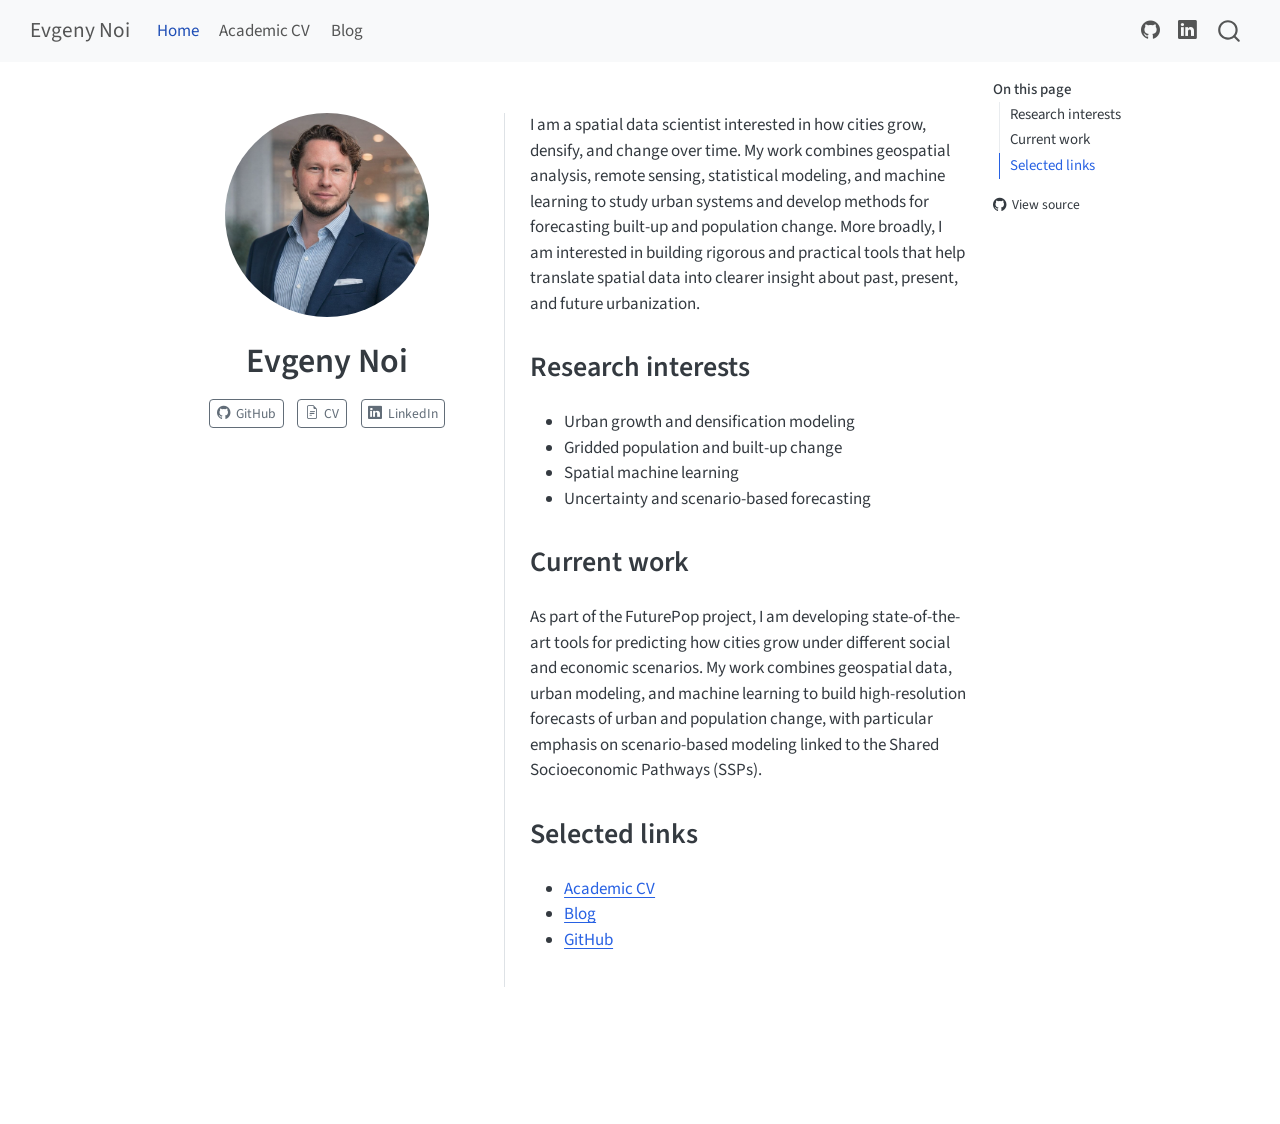
<file: index.html>
<!DOCTYPE html>
<html xmlns="http://www.w3.org/1999/xhtml" lang="en" xml:lang="en"><head>

<meta charset="utf-8">
<meta name="generator" content="quarto-1.9.36">

<meta name="viewport" content="width=device-width, initial-scale=1.0, user-scalable=yes">


<title>Evgeny Noi</title>
<style>
/* Default styles provided by pandoc.
** See https://pandoc.org/MANUAL.html#variables-for-html for config info.
*/
code{white-space: pre-wrap;}
span.smallcaps{font-variant: small-caps;}
div.columns{display: flex; gap: min(4vw, 1.5em);}
div.column{flex: auto; overflow-x: auto;}
div.hanging-indent{margin-left: 1.5em; text-indent: -1.5em;}
ul.task-list{list-style: none;}
ul.task-list li input[type="checkbox"] {
  width: 0.8em;
  margin: 0 0.8em 0.2em -1em; /* quarto-specific, see https://github.com/quarto-dev/quarto-cli/issues/4556 */ 
  vertical-align: middle;
}
</style>


<script src="site_libs/quarto-nav/quarto-nav.js"></script>
<script src="site_libs/quarto-nav/headroom.min.js"></script>
<script src="site_libs/clipboard/clipboard.min.js"></script>
<script src="site_libs/quarto-search/autocomplete.umd.js"></script>
<script src="site_libs/quarto-search/fuse.min.js"></script>
<script src="site_libs/quarto-search/quarto-search.js"></script>
<meta name="quarto:offset" content="./">
<script src="site_libs/quarto-html/quarto.js" type="module"></script>
<script src="site_libs/quarto-html/tabsets/tabsets.js" type="module"></script>
<script src="site_libs/quarto-html/popper.min.js"></script>
<script src="site_libs/quarto-html/tippy.umd.min.js"></script>
<link href="site_libs/quarto-html/tippy.css" rel="stylesheet">
<link href="site_libs/quarto-html/quarto-syntax-highlighting-845c23b38eaddc0f92fda52bfe77a8c8.css" rel="stylesheet" id="quarto-text-highlighting-styles">
<script src="site_libs/bootstrap/bootstrap.min.js"></script>
<link href="site_libs/bootstrap/bootstrap-icons.css" rel="stylesheet">
<link href="site_libs/bootstrap/bootstrap-be3771519f21acc1c5b6733774c6dcd8.min.css" rel="stylesheet" append-hash="true" id="quarto-bootstrap" data-mode="light">
<script id="quarto-search-options" type="application/json">{
  "location": "navbar",
  "copy-button": false,
  "collapse-after": 3,
  "panel-placement": "end",
  "type": "overlay",
  "limit": 50,
  "keyboard-shortcut": [
    "f",
    "/",
    "s"
  ],
  "language": {
    "search-no-results-text": "No results",
    "search-matching-documents-text": "matching documents",
    "search-copy-link-title": "Copy link to search",
    "search-hide-matches-text": "Hide additional matches",
    "search-more-match-text": "more match in this document",
    "search-more-matches-text": "more matches in this document",
    "search-clear-button-title": "Clear",
    "search-text-placeholder": "",
    "search-detached-cancel-button-title": "Cancel",
    "search-submit-button-title": "Submit",
    "search-label": "Search"
  }
}</script>


</head>

<body class="nav-fixed quarto-light">

<div id="quarto-search-results"></div>
  <header id="quarto-header" class="headroom fixed-top">
    <nav class="navbar navbar-expand-lg " data-bs-theme="dark">
      <div class="navbar-container container-fluid">
      <div class="navbar-brand-container mx-auto">
    <a class="navbar-brand" href="./index.html">
    <span class="navbar-title">Evgeny Noi</span>
    </a>
  </div>
            <div id="quarto-search" class="" title="Search"></div>
          <button class="navbar-toggler" type="button" data-bs-toggle="collapse" data-bs-target="#navbarCollapse" aria-controls="navbarCollapse" role="menu" aria-expanded="false" aria-label="Toggle navigation" onclick="if (window.quartoToggleHeadroom) { window.quartoToggleHeadroom(); }">
  <span class="navbar-toggler-icon"></span>
</button>
          <div class="collapse navbar-collapse" id="navbarCollapse">
            <ul class="navbar-nav navbar-nav-scroll me-auto">
  <li class="nav-item">
    <a class="nav-link active" href="./index.html" aria-current="page"> 
<span class="menu-text">Home</span></a>
  </li>  
  <li class="nav-item">
    <a class="nav-link" href="./cv.html"> 
<span class="menu-text">Academic CV</span></a>
  </li>  
  <li class="nav-item">
    <a class="nav-link" href="./blog.html"> 
<span class="menu-text">Blog</span></a>
  </li>  
</ul>
            <ul class="navbar-nav navbar-nav-scroll ms-auto">
  <li class="nav-item compact">
    <a class="nav-link" href="https://github.com/barguzin"> <i class="bi bi-github" role="img">
</i> 
<span class="menu-text"></span></a>
  </li>  
  <li class="nav-item compact">
    <a class="nav-link" href="https://www.linkedin.com/in/evgenynoi/"> <i class="bi bi-linkedin" role="img">
</i> 
<span class="menu-text"></span></a>
  </li>  
</ul>
          </div> <!-- /navcollapse -->
            <div class="quarto-navbar-tools">
</div>
      </div> <!-- /container-fluid -->
    </nav>
</header>
<!-- content -->
<div id="quarto-content" class="quarto-container page-columns page-rows-contents page-layout-article page-navbar">
<!-- sidebar -->
<!-- margin-sidebar -->
    <div id="quarto-margin-sidebar" class="sidebar margin-sidebar">
        <nav id="TOC" role="doc-toc" class="toc-active">
    <h2 id="toc-title">On this page</h2>
  <ul>
  <li><a href="#research-interests" id="toc-research-interests" class="nav-link active" data-scroll-target="#research-interests">Research interests</a></li>
  <li><a href="#current-work" id="toc-current-work" class="nav-link" data-scroll-target="#current-work">Current work</a></li>
  <li><a href="#selected-links" id="toc-selected-links" class="nav-link" data-scroll-target="#selected-links">Selected links</a></li>
  </ul>
<div class="toc-actions"><ul><li><a href="https://github.com/barguzin/barguzin.github.io/blob/main/index.qmd" class="toc-action"><i class="bi bi-github"></i>View source</a></li></ul></div></nav>
    </div>
<!-- main -->
<div class="quarto-about-trestles">
  <div class="about-entity">
    <img src="profile.png" class="about-image
  round " style="height: 12em; width: 12em;">
<header id="title-block-header" class="quarto-title-block default">
<div class="quarto-title">
<h1 class="title">Evgeny Noi</h1>
</div>
<div class="quarto-title-meta">
  </div>
</header>
    <div class="about-links">
  <a href="https://github.com/barguzin" class="about-link" rel="" target="">
    <i class="bi bi-github"></i>
     <span class="about-link-text">GitHub</span>
  </a>
  <a href="/cv.html" class="about-link" rel="" target="">
    <i class="bi bi-file-earmark-text"></i>
     <span class="about-link-text">CV</span>
  </a>
  <a href="https://www.linkedin.com/in/evgenynoi/" class="about-link" rel="" target="">
    <i class="bi bi-linkedin"></i>
     <span class="about-link-text">LinkedIn</span>
  </a>
</div>
  </div>
  <div class="about-contents"><main class="content" id="quarto-document-content">

<p>I am a spatial data scientist interested in how cities grow, densify, and change over time. My work combines geospatial analysis, remote sensing, statistical modeling, and machine learning to study urban systems and develop methods for forecasting built-up and population change. More broadly, I am interested in building rigorous and practical tools that help translate spatial data into clearer insight about past, present, and future urbanization.</p>
<section id="research-interests" class="level2">
<h2 data-anchor-id="research-interests">Research interests</h2>
<ul>
<li>Urban growth and densification modeling</li>
<li>Gridded population and built-up change</li>
<li>Spatial machine learning</li>
<li>Uncertainty and scenario-based forecasting</li>
</ul>
</section>
<section id="current-work" class="level2">
<h2 data-anchor-id="current-work">Current work</h2>
<p>As part of the FuturePop project, I am developing state-of-the-art tools for predicting how cities grow under different social and economic scenarios. My work combines geospatial data, urban modeling, and machine learning to build high-resolution forecasts of urban and population change, with particular emphasis on scenario-based modeling linked to the Shared Socioeconomic Pathways (SSPs).</p>
</section>
<section id="selected-links" class="level2">
<h2 data-anchor-id="selected-links">Selected links</h2>
<ul>
<li><a href="cv.html">Academic CV</a></li>
<li><a href="blog.html">Blog</a></li>
<li><a href="https://github.com/barguzin">GitHub</a></li>
</ul>


</section>
</main></div>
</div>
 <!-- /main -->
<script id="quarto-html-after-body" type="application/javascript">
  window.document.addEventListener("DOMContentLoaded", function (event) {
    const isCodeAnnotation = (el) => {
      for (const clz of el.classList) {
        if (clz.startsWith('code-annotation-')) {                     
          return true;
        }
      }
      return false;
    }
    const onCopySuccess = function(e) {
      // button target
      const button = e.trigger;
      // don't keep focus
      button.blur();
      // flash "checked"
      button.classList.add('code-copy-button-checked');
      var currentTitle = button.getAttribute("title");
      button.setAttribute("title", "Copied!");
      let tooltip;
      if (window.bootstrap) {
        button.setAttribute("data-bs-toggle", "tooltip");
        button.setAttribute("data-bs-placement", "left");
        button.setAttribute("data-bs-title", "Copied!");
        tooltip = new bootstrap.Tooltip(button, 
          { trigger: "manual", 
            customClass: "code-copy-button-tooltip",
            offset: [0, -8]});
        tooltip.show();    
      }
      setTimeout(function() {
        if (tooltip) {
          tooltip.hide();
          button.removeAttribute("data-bs-title");
          button.removeAttribute("data-bs-toggle");
          button.removeAttribute("data-bs-placement");
        }
        button.setAttribute("title", currentTitle);
        button.classList.remove('code-copy-button-checked');
      }, 1000);
      // clear code selection
      e.clearSelection();
    }
    const getTextToCopy = function(trigger) {
      const outerScaffold = trigger.parentElement.cloneNode(true);
      const codeEl = outerScaffold.querySelector('code');
      for (const childEl of codeEl.children) {
        if (isCodeAnnotation(childEl)) {
          childEl.remove();
        }
      }
      return codeEl.innerText;
    }
    const clipboard = new window.ClipboardJS('.code-copy-button:not([data-in-quarto-modal])', {
      text: getTextToCopy
    });
    clipboard.on('success', onCopySuccess);
    if (window.document.getElementById('quarto-embedded-source-code-modal')) {
      const clipboardModal = new window.ClipboardJS('.code-copy-button[data-in-quarto-modal]', {
        text: getTextToCopy,
        container: window.document.getElementById('quarto-embedded-source-code-modal')
      });
      clipboardModal.on('success', onCopySuccess);
    }
      var localhostRegex = new RegExp(/^(?:http|https):\/\/localhost\:?[0-9]*\//);
      var mailtoRegex = new RegExp(/^mailto:/);
        var filterRegex = new RegExp("https:\/\/barguzin\.github\.io");
      var isInternal = (href) => {
          return filterRegex.test(href) || localhostRegex.test(href) || mailtoRegex.test(href);
      }
      // Inspect non-navigation links and adorn them if external
     var links = window.document.querySelectorAll('a[href]:not(.nav-link):not(.navbar-brand):not(.toc-action):not(.sidebar-link):not(.sidebar-item-toggle):not(.pagination-link):not(.no-external):not([aria-hidden]):not(.dropdown-item):not(.quarto-navigation-tool):not(.about-link)');
      for (var i=0; i<links.length; i++) {
        const link = links[i];
        if (!isInternal(link.href)) {
          // undo the damage that might have been done by quarto-nav.js in the case of
          // links that we want to consider external
          if (link.dataset.originalHref !== undefined) {
            link.href = link.dataset.originalHref;
          }
        }
      }
    function tippyHover(el, contentFn, onTriggerFn, onUntriggerFn) {
      const config = {
        allowHTML: true,
        maxWidth: 500,
        delay: 100,
        arrow: false,
        appendTo: function(el) {
            return el.parentElement;
        },
        interactive: true,
        interactiveBorder: 10,
        theme: 'quarto',
        placement: 'bottom-start',
      };
      if (contentFn) {
        config.content = contentFn;
      }
      if (onTriggerFn) {
        config.onTrigger = onTriggerFn;
      }
      if (onUntriggerFn) {
        config.onUntrigger = onUntriggerFn;
      }
      window.tippy(el, config); 
    }
    const noterefs = window.document.querySelectorAll('a[role="doc-noteref"]');
    for (var i=0; i<noterefs.length; i++) {
      const ref = noterefs[i];
      tippyHover(ref, function() {
        // use id or data attribute instead here
        let href = ref.getAttribute('data-footnote-href') || ref.getAttribute('href');
        try { href = new URL(href).hash; } catch {}
        const id = href.replace(/^#\/?/, "");
        const note = window.document.getElementById(id);
        if (note) {
          return note.innerHTML;
        } else {
          return "";
        }
      });
    }
    const xrefs = window.document.querySelectorAll('a.quarto-xref');
    const processXRef = (id, note) => {
      // Strip column container classes
      const stripColumnClz = (el) => {
        el.classList.remove("page-full", "page-columns");
        if (el.children) {
          for (const child of el.children) {
            stripColumnClz(child);
          }
        }
      }
      stripColumnClz(note)
      if (id === null || id.startsWith('sec-')) {
        // Special case sections, only their first couple elements
        const container = document.createElement("div");
        if (note.children && note.children.length > 2) {
          container.appendChild(note.children[0].cloneNode(true));
          for (let i = 1; i < note.children.length; i++) {
            const child = note.children[i];
            if (child.tagName === "P" && child.innerText === "") {
              continue;
            } else {
              container.appendChild(child.cloneNode(true));
              break;
            }
          }
          if (window.Quarto?.typesetMath) {
            window.Quarto.typesetMath(container);
          }
          return container.innerHTML
        } else {
          if (window.Quarto?.typesetMath) {
            window.Quarto.typesetMath(note);
          }
          return note.innerHTML;
        }
      } else {
        // Remove any anchor links if they are present
        const anchorLink = note.querySelector('a.anchorjs-link');
        if (anchorLink) {
          anchorLink.remove();
        }
        if (window.Quarto?.typesetMath) {
          window.Quarto.typesetMath(note);
        }
        if (note.classList.contains("callout")) {
          return note.outerHTML;
        } else {
          return note.innerHTML;
        }
      }
    }
    for (var i=0; i<xrefs.length; i++) {
      const xref = xrefs[i];
      tippyHover(xref, undefined, function(instance) {
        instance.disable();
        let url = xref.getAttribute('href');
        let hash = undefined; 
        if (url.startsWith('#')) {
          hash = url;
        } else {
          try { hash = new URL(url).hash; } catch {}
        }
        if (hash) {
          const id = hash.replace(/^#\/?/, "");
          const note = window.document.getElementById(id);
          if (note !== null) {
            try {
              const html = processXRef(id, note.cloneNode(true));
              instance.setContent(html);
            } finally {
              instance.enable();
              instance.show();
            }
          } else {
            // See if we can fetch this
            fetch(url.split('#')[0])
            .then(res => res.text())
            .then(html => {
              const parser = new DOMParser();
              const htmlDoc = parser.parseFromString(html, "text/html");
              const note = htmlDoc.getElementById(id);
              if (note !== null) {
                const html = processXRef(id, note);
                instance.setContent(html);
              } 
            }).finally(() => {
              instance.enable();
              instance.show();
            });
          }
        } else {
          // See if we can fetch a full url (with no hash to target)
          // This is a special case and we should probably do some content thinning / targeting
          fetch(url)
          .then(res => res.text())
          .then(html => {
            const parser = new DOMParser();
            const htmlDoc = parser.parseFromString(html, "text/html");
            const note = htmlDoc.querySelector('main.content');
            if (note !== null) {
              // This should only happen for chapter cross references
              // (since there is no id in the URL)
              // remove the first header
              if (note.children.length > 0 && note.children[0].tagName === "HEADER") {
                note.children[0].remove();
              }
              const html = processXRef(null, note);
              instance.setContent(html);
            } 
          }).finally(() => {
            instance.enable();
            instance.show();
          });
        }
      }, function(instance) {
      });
    }
        let selectedAnnoteEl;
        const selectorForAnnotation = ( cell, annotation) => {
          let cellAttr = 'data-code-cell="' + cell + '"';
          let lineAttr = 'data-code-annotation="' +  annotation + '"';
          const selector = 'span[' + cellAttr + '][' + lineAttr + ']';
          return selector;
        }
        const selectCodeLines = (annoteEl) => {
          const doc = window.document;
          const targetCell = annoteEl.getAttribute("data-target-cell");
          const targetAnnotation = annoteEl.getAttribute("data-target-annotation");
          const annoteSpan = window.document.querySelector(selectorForAnnotation(targetCell, targetAnnotation));
          const lines = annoteSpan.getAttribute("data-code-lines").split(",");
          const lineIds = lines.map((line) => {
            return targetCell + "-" + line;
          })
          let top = null;
          let height = null;
          let parent = null;
          if (lineIds.length > 0) {
              //compute the position of the single el (top and bottom and make a div)
              const el = window.document.getElementById(lineIds[0]);
              top = el.offsetTop;
              height = el.offsetHeight;
              parent = el.parentElement.parentElement;
            if (lineIds.length > 1) {
              const lastEl = window.document.getElementById(lineIds[lineIds.length - 1]);
              const bottom = lastEl.offsetTop + lastEl.offsetHeight;
              height = bottom - top;
            }
            if (top !== null && height !== null && parent !== null) {
              // cook up a div (if necessary) and position it 
              let div = window.document.getElementById("code-annotation-line-highlight");
              if (div === null) {
                div = window.document.createElement("div");
                div.setAttribute("id", "code-annotation-line-highlight");
                div.style.position = 'absolute';
                parent.appendChild(div);
              }
              div.style.top = top - 2 + "px";
              div.style.height = height + 4 + "px";
              div.style.left = 0;
              let gutterDiv = window.document.getElementById("code-annotation-line-highlight-gutter");
              if (gutterDiv === null) {
                gutterDiv = window.document.createElement("div");
                gutterDiv.setAttribute("id", "code-annotation-line-highlight-gutter");
                gutterDiv.style.position = 'absolute';
                const codeCell = window.document.getElementById(targetCell);
                const gutter = codeCell.querySelector('.code-annotation-gutter');
                gutter.appendChild(gutterDiv);
              }
              gutterDiv.style.top = top - 2 + "px";
              gutterDiv.style.height = height + 4 + "px";
            }
            selectedAnnoteEl = annoteEl;
          }
        };
        const unselectCodeLines = () => {
          const elementsIds = ["code-annotation-line-highlight", "code-annotation-line-highlight-gutter"];
          elementsIds.forEach((elId) => {
            const div = window.document.getElementById(elId);
            if (div) {
              div.remove();
            }
          });
          selectedAnnoteEl = undefined;
        };
          // Handle positioning of the toggle
      window.addEventListener(
        "resize",
        throttle(() => {
          elRect = undefined;
          if (selectedAnnoteEl) {
            selectCodeLines(selectedAnnoteEl);
          }
        }, 10)
      );
      function throttle(fn, ms) {
      let throttle = false;
      let timer;
        return (...args) => {
          if(!throttle) { // first call gets through
              fn.apply(this, args);
              throttle = true;
          } else { // all the others get throttled
              if(timer) clearTimeout(timer); // cancel #2
              timer = setTimeout(() => {
                fn.apply(this, args);
                timer = throttle = false;
              }, ms);
          }
        };
      }
        // Attach click handler to the DT
        const annoteDls = window.document.querySelectorAll('dt[data-target-cell]');
        for (const annoteDlNode of annoteDls) {
          annoteDlNode.addEventListener('click', (event) => {
            const clickedEl = event.target;
            if (clickedEl !== selectedAnnoteEl) {
              unselectCodeLines();
              const activeEl = window.document.querySelector('dt[data-target-cell].code-annotation-active');
              if (activeEl) {
                activeEl.classList.remove('code-annotation-active');
              }
              selectCodeLines(clickedEl);
              clickedEl.classList.add('code-annotation-active');
            } else {
              // Unselect the line
              unselectCodeLines();
              clickedEl.classList.remove('code-annotation-active');
            }
          });
        }
    const findCites = (el) => {
      const parentEl = el.parentElement;
      if (parentEl) {
        const cites = parentEl.dataset.cites;
        if (cites) {
          return {
            el,
            cites: cites.split(' ')
          };
        } else {
          return findCites(el.parentElement)
        }
      } else {
        return undefined;
      }
    };
    var bibliorefs = window.document.querySelectorAll('a[role="doc-biblioref"]');
    for (var i=0; i<bibliorefs.length; i++) {
      const ref = bibliorefs[i];
      const citeInfo = findCites(ref);
      if (citeInfo) {
        tippyHover(citeInfo.el, function() {
          var popup = window.document.createElement('div');
          citeInfo.cites.forEach(function(cite) {
            var citeDiv = window.document.createElement('div');
            citeDiv.classList.add('hanging-indent');
            citeDiv.classList.add('csl-entry');
            var biblioDiv = window.document.getElementById('ref-' + cite);
            if (biblioDiv) {
              citeDiv.innerHTML = biblioDiv.innerHTML;
            }
            popup.appendChild(citeDiv);
          });
          return popup.innerHTML;
        });
      }
    }
  });
  </script>
</div> <!-- /content -->




<footer class="footer"><div class="nav-footer"><div class="nav-footer-center"><div class="toc-actions d-sm-block d-md-none"><ul><li><a href="https://github.com/barguzin/barguzin.github.io/blob/main/index.qmd" class="toc-action"><i class="bi bi-github"></i>View source</a></li></ul></div></div></div></footer></body></html>
</file>
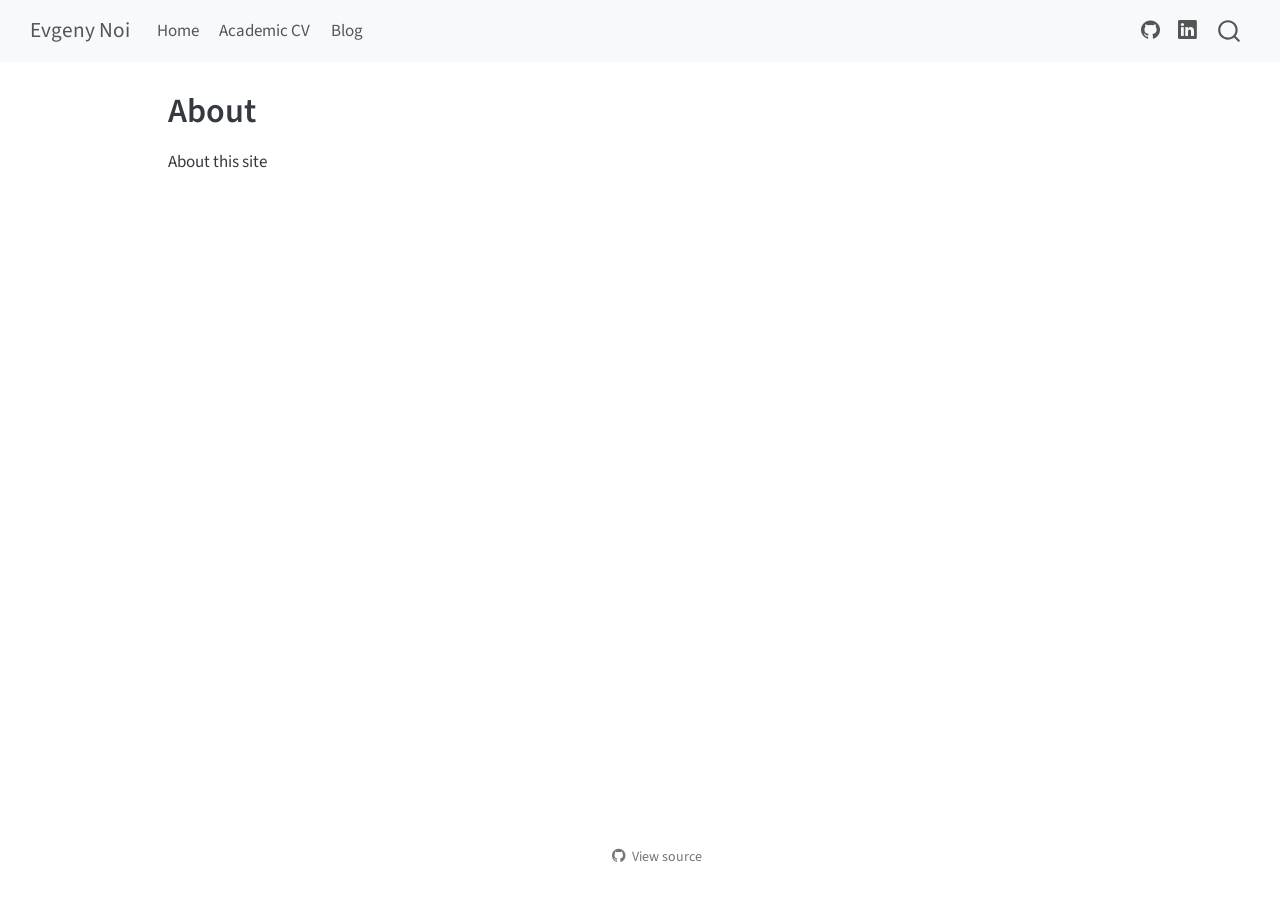
<file: about.html>
<!DOCTYPE html>
<html xmlns="http://www.w3.org/1999/xhtml" lang="en" xml:lang="en"><head>

<meta charset="utf-8">
<meta name="generator" content="quarto-1.9.36">

<meta name="viewport" content="width=device-width, initial-scale=1.0, user-scalable=yes">


<title>About – Evgeny Noi</title>
<style>
/* Default styles provided by pandoc.
** See https://pandoc.org/MANUAL.html#variables-for-html for config info.
*/
code{white-space: pre-wrap;}
span.smallcaps{font-variant: small-caps;}
div.columns{display: flex; gap: min(4vw, 1.5em);}
div.column{flex: auto; overflow-x: auto;}
div.hanging-indent{margin-left: 1.5em; text-indent: -1.5em;}
ul.task-list{list-style: none;}
ul.task-list li input[type="checkbox"] {
  width: 0.8em;
  margin: 0 0.8em 0.2em -1em; /* quarto-specific, see https://github.com/quarto-dev/quarto-cli/issues/4556 */ 
  vertical-align: middle;
}
</style>


<script src="site_libs/quarto-nav/quarto-nav.js"></script>
<script src="site_libs/quarto-nav/headroom.min.js"></script>
<script src="site_libs/clipboard/clipboard.min.js"></script>
<script src="site_libs/quarto-search/autocomplete.umd.js"></script>
<script src="site_libs/quarto-search/fuse.min.js"></script>
<script src="site_libs/quarto-search/quarto-search.js"></script>
<meta name="quarto:offset" content="./">
<script src="site_libs/quarto-html/quarto.js" type="module"></script>
<script src="site_libs/quarto-html/tabsets/tabsets.js" type="module"></script>
<script src="site_libs/quarto-html/popper.min.js"></script>
<script src="site_libs/quarto-html/tippy.umd.min.js"></script>
<script src="site_libs/quarto-html/anchor.min.js"></script>
<link href="site_libs/quarto-html/tippy.css" rel="stylesheet">
<link href="site_libs/quarto-html/quarto-syntax-highlighting-845c23b38eaddc0f92fda52bfe77a8c8.css" rel="stylesheet" id="quarto-text-highlighting-styles">
<script src="site_libs/bootstrap/bootstrap.min.js"></script>
<link href="site_libs/bootstrap/bootstrap-icons.css" rel="stylesheet">
<link href="site_libs/bootstrap/bootstrap-be3771519f21acc1c5b6733774c6dcd8.min.css" rel="stylesheet" append-hash="true" id="quarto-bootstrap" data-mode="light">
<script id="quarto-search-options" type="application/json">{
  "location": "navbar",
  "copy-button": false,
  "collapse-after": 3,
  "panel-placement": "end",
  "type": "overlay",
  "limit": 50,
  "keyboard-shortcut": [
    "f",
    "/",
    "s"
  ],
  "language": {
    "search-no-results-text": "No results",
    "search-matching-documents-text": "matching documents",
    "search-copy-link-title": "Copy link to search",
    "search-hide-matches-text": "Hide additional matches",
    "search-more-match-text": "more match in this document",
    "search-more-matches-text": "more matches in this document",
    "search-clear-button-title": "Clear",
    "search-text-placeholder": "",
    "search-detached-cancel-button-title": "Cancel",
    "search-submit-button-title": "Submit",
    "search-label": "Search"
  }
}</script>


</head>

<body class="nav-fixed quarto-light">

<div id="quarto-search-results"></div>
  <header id="quarto-header" class="headroom fixed-top">
    <nav class="navbar navbar-expand-lg " data-bs-theme="dark">
      <div class="navbar-container container-fluid">
      <div class="navbar-brand-container mx-auto">
    <a class="navbar-brand" href="./index.html">
    <span class="navbar-title">Evgeny Noi</span>
    </a>
  </div>
            <div id="quarto-search" class="" title="Search"></div>
          <button class="navbar-toggler" type="button" data-bs-toggle="collapse" data-bs-target="#navbarCollapse" aria-controls="navbarCollapse" role="menu" aria-expanded="false" aria-label="Toggle navigation" onclick="if (window.quartoToggleHeadroom) { window.quartoToggleHeadroom(); }">
  <span class="navbar-toggler-icon"></span>
</button>
          <div class="collapse navbar-collapse" id="navbarCollapse">
            <ul class="navbar-nav navbar-nav-scroll me-auto">
  <li class="nav-item">
    <a class="nav-link" href="./index.html"> 
<span class="menu-text">Home</span></a>
  </li>  
  <li class="nav-item">
    <a class="nav-link" href="./cv.html"> 
<span class="menu-text">Academic CV</span></a>
  </li>  
  <li class="nav-item">
    <a class="nav-link" href="./blog.html"> 
<span class="menu-text">Blog</span></a>
  </li>  
</ul>
            <ul class="navbar-nav navbar-nav-scroll ms-auto">
  <li class="nav-item compact">
    <a class="nav-link" href="https://github.com/barguzin"> <i class="bi bi-github" role="img">
</i> 
<span class="menu-text"></span></a>
  </li>  
  <li class="nav-item compact">
    <a class="nav-link" href="https://www.linkedin.com/in/evgenynoi/"> <i class="bi bi-linkedin" role="img">
</i> 
<span class="menu-text"></span></a>
  </li>  
</ul>
          </div> <!-- /navcollapse -->
            <div class="quarto-navbar-tools">
</div>
      </div> <!-- /container-fluid -->
    </nav>
</header>
<!-- content -->
<div id="quarto-content" class="quarto-container page-columns page-rows-contents page-layout-article page-navbar">
<!-- sidebar -->
<!-- margin-sidebar -->
    <div id="quarto-margin-sidebar" class="sidebar margin-sidebar zindex-bottom">
        
    </div>
<!-- main -->
<main class="content" id="quarto-document-content">

<header id="title-block-header" class="quarto-title-block default">
<div class="quarto-title">
<h1 class="title">About</h1>
</div>



<div class="quarto-title-meta">

    
  
    
  </div>
  


</header>


<p>About this site</p>



</main> <!-- /main -->
<script id="quarto-html-after-body" type="application/javascript">
  window.document.addEventListener("DOMContentLoaded", function (event) {
    const icon = "";
    const anchorJS = new window.AnchorJS();
    anchorJS.options = {
      placement: 'right',
      icon: icon
    };
    anchorJS.add('.anchored');
    const isCodeAnnotation = (el) => {
      for (const clz of el.classList) {
        if (clz.startsWith('code-annotation-')) {                     
          return true;
        }
      }
      return false;
    }
    const onCopySuccess = function(e) {
      // button target
      const button = e.trigger;
      // don't keep focus
      button.blur();
      // flash "checked"
      button.classList.add('code-copy-button-checked');
      var currentTitle = button.getAttribute("title");
      button.setAttribute("title", "Copied!");
      let tooltip;
      if (window.bootstrap) {
        button.setAttribute("data-bs-toggle", "tooltip");
        button.setAttribute("data-bs-placement", "left");
        button.setAttribute("data-bs-title", "Copied!");
        tooltip = new bootstrap.Tooltip(button, 
          { trigger: "manual", 
            customClass: "code-copy-button-tooltip",
            offset: [0, -8]});
        tooltip.show();    
      }
      setTimeout(function() {
        if (tooltip) {
          tooltip.hide();
          button.removeAttribute("data-bs-title");
          button.removeAttribute("data-bs-toggle");
          button.removeAttribute("data-bs-placement");
        }
        button.setAttribute("title", currentTitle);
        button.classList.remove('code-copy-button-checked');
      }, 1000);
      // clear code selection
      e.clearSelection();
    }
    const getTextToCopy = function(trigger) {
      const outerScaffold = trigger.parentElement.cloneNode(true);
      const codeEl = outerScaffold.querySelector('code');
      for (const childEl of codeEl.children) {
        if (isCodeAnnotation(childEl)) {
          childEl.remove();
        }
      }
      return codeEl.innerText;
    }
    const clipboard = new window.ClipboardJS('.code-copy-button:not([data-in-quarto-modal])', {
      text: getTextToCopy
    });
    clipboard.on('success', onCopySuccess);
    if (window.document.getElementById('quarto-embedded-source-code-modal')) {
      const clipboardModal = new window.ClipboardJS('.code-copy-button[data-in-quarto-modal]', {
        text: getTextToCopy,
        container: window.document.getElementById('quarto-embedded-source-code-modal')
      });
      clipboardModal.on('success', onCopySuccess);
    }
      var localhostRegex = new RegExp(/^(?:http|https):\/\/localhost\:?[0-9]*\//);
      var mailtoRegex = new RegExp(/^mailto:/);
        var filterRegex = new RegExp("https:\/\/barguzin\.github\.io");
      var isInternal = (href) => {
          return filterRegex.test(href) || localhostRegex.test(href) || mailtoRegex.test(href);
      }
      // Inspect non-navigation links and adorn them if external
     var links = window.document.querySelectorAll('a[href]:not(.nav-link):not(.navbar-brand):not(.toc-action):not(.sidebar-link):not(.sidebar-item-toggle):not(.pagination-link):not(.no-external):not([aria-hidden]):not(.dropdown-item):not(.quarto-navigation-tool):not(.about-link)');
      for (var i=0; i<links.length; i++) {
        const link = links[i];
        if (!isInternal(link.href)) {
          // undo the damage that might have been done by quarto-nav.js in the case of
          // links that we want to consider external
          if (link.dataset.originalHref !== undefined) {
            link.href = link.dataset.originalHref;
          }
        }
      }
    function tippyHover(el, contentFn, onTriggerFn, onUntriggerFn) {
      const config = {
        allowHTML: true,
        maxWidth: 500,
        delay: 100,
        arrow: false,
        appendTo: function(el) {
            return el.parentElement;
        },
        interactive: true,
        interactiveBorder: 10,
        theme: 'quarto',
        placement: 'bottom-start',
      };
      if (contentFn) {
        config.content = contentFn;
      }
      if (onTriggerFn) {
        config.onTrigger = onTriggerFn;
      }
      if (onUntriggerFn) {
        config.onUntrigger = onUntriggerFn;
      }
      window.tippy(el, config); 
    }
    const noterefs = window.document.querySelectorAll('a[role="doc-noteref"]');
    for (var i=0; i<noterefs.length; i++) {
      const ref = noterefs[i];
      tippyHover(ref, function() {
        // use id or data attribute instead here
        let href = ref.getAttribute('data-footnote-href') || ref.getAttribute('href');
        try { href = new URL(href).hash; } catch {}
        const id = href.replace(/^#\/?/, "");
        const note = window.document.getElementById(id);
        if (note) {
          return note.innerHTML;
        } else {
          return "";
        }
      });
    }
    const xrefs = window.document.querySelectorAll('a.quarto-xref');
    const processXRef = (id, note) => {
      // Strip column container classes
      const stripColumnClz = (el) => {
        el.classList.remove("page-full", "page-columns");
        if (el.children) {
          for (const child of el.children) {
            stripColumnClz(child);
          }
        }
      }
      stripColumnClz(note)
      if (id === null || id.startsWith('sec-')) {
        // Special case sections, only their first couple elements
        const container = document.createElement("div");
        if (note.children && note.children.length > 2) {
          container.appendChild(note.children[0].cloneNode(true));
          for (let i = 1; i < note.children.length; i++) {
            const child = note.children[i];
            if (child.tagName === "P" && child.innerText === "") {
              continue;
            } else {
              container.appendChild(child.cloneNode(true));
              break;
            }
          }
          if (window.Quarto?.typesetMath) {
            window.Quarto.typesetMath(container);
          }
          return container.innerHTML
        } else {
          if (window.Quarto?.typesetMath) {
            window.Quarto.typesetMath(note);
          }
          return note.innerHTML;
        }
      } else {
        // Remove any anchor links if they are present
        const anchorLink = note.querySelector('a.anchorjs-link');
        if (anchorLink) {
          anchorLink.remove();
        }
        if (window.Quarto?.typesetMath) {
          window.Quarto.typesetMath(note);
        }
        if (note.classList.contains("callout")) {
          return note.outerHTML;
        } else {
          return note.innerHTML;
        }
      }
    }
    for (var i=0; i<xrefs.length; i++) {
      const xref = xrefs[i];
      tippyHover(xref, undefined, function(instance) {
        instance.disable();
        let url = xref.getAttribute('href');
        let hash = undefined; 
        if (url.startsWith('#')) {
          hash = url;
        } else {
          try { hash = new URL(url).hash; } catch {}
        }
        if (hash) {
          const id = hash.replace(/^#\/?/, "");
          const note = window.document.getElementById(id);
          if (note !== null) {
            try {
              const html = processXRef(id, note.cloneNode(true));
              instance.setContent(html);
            } finally {
              instance.enable();
              instance.show();
            }
          } else {
            // See if we can fetch this
            fetch(url.split('#')[0])
            .then(res => res.text())
            .then(html => {
              const parser = new DOMParser();
              const htmlDoc = parser.parseFromString(html, "text/html");
              const note = htmlDoc.getElementById(id);
              if (note !== null) {
                const html = processXRef(id, note);
                instance.setContent(html);
              } 
            }).finally(() => {
              instance.enable();
              instance.show();
            });
          }
        } else {
          // See if we can fetch a full url (with no hash to target)
          // This is a special case and we should probably do some content thinning / targeting
          fetch(url)
          .then(res => res.text())
          .then(html => {
            const parser = new DOMParser();
            const htmlDoc = parser.parseFromString(html, "text/html");
            const note = htmlDoc.querySelector('main.content');
            if (note !== null) {
              // This should only happen for chapter cross references
              // (since there is no id in the URL)
              // remove the first header
              if (note.children.length > 0 && note.children[0].tagName === "HEADER") {
                note.children[0].remove();
              }
              const html = processXRef(null, note);
              instance.setContent(html);
            } 
          }).finally(() => {
            instance.enable();
            instance.show();
          });
        }
      }, function(instance) {
      });
    }
        let selectedAnnoteEl;
        const selectorForAnnotation = ( cell, annotation) => {
          let cellAttr = 'data-code-cell="' + cell + '"';
          let lineAttr = 'data-code-annotation="' +  annotation + '"';
          const selector = 'span[' + cellAttr + '][' + lineAttr + ']';
          return selector;
        }
        const selectCodeLines = (annoteEl) => {
          const doc = window.document;
          const targetCell = annoteEl.getAttribute("data-target-cell");
          const targetAnnotation = annoteEl.getAttribute("data-target-annotation");
          const annoteSpan = window.document.querySelector(selectorForAnnotation(targetCell, targetAnnotation));
          const lines = annoteSpan.getAttribute("data-code-lines").split(",");
          const lineIds = lines.map((line) => {
            return targetCell + "-" + line;
          })
          let top = null;
          let height = null;
          let parent = null;
          if (lineIds.length > 0) {
              //compute the position of the single el (top and bottom and make a div)
              const el = window.document.getElementById(lineIds[0]);
              top = el.offsetTop;
              height = el.offsetHeight;
              parent = el.parentElement.parentElement;
            if (lineIds.length > 1) {
              const lastEl = window.document.getElementById(lineIds[lineIds.length - 1]);
              const bottom = lastEl.offsetTop + lastEl.offsetHeight;
              height = bottom - top;
            }
            if (top !== null && height !== null && parent !== null) {
              // cook up a div (if necessary) and position it 
              let div = window.document.getElementById("code-annotation-line-highlight");
              if (div === null) {
                div = window.document.createElement("div");
                div.setAttribute("id", "code-annotation-line-highlight");
                div.style.position = 'absolute';
                parent.appendChild(div);
              }
              div.style.top = top - 2 + "px";
              div.style.height = height + 4 + "px";
              div.style.left = 0;
              let gutterDiv = window.document.getElementById("code-annotation-line-highlight-gutter");
              if (gutterDiv === null) {
                gutterDiv = window.document.createElement("div");
                gutterDiv.setAttribute("id", "code-annotation-line-highlight-gutter");
                gutterDiv.style.position = 'absolute';
                const codeCell = window.document.getElementById(targetCell);
                const gutter = codeCell.querySelector('.code-annotation-gutter');
                gutter.appendChild(gutterDiv);
              }
              gutterDiv.style.top = top - 2 + "px";
              gutterDiv.style.height = height + 4 + "px";
            }
            selectedAnnoteEl = annoteEl;
          }
        };
        const unselectCodeLines = () => {
          const elementsIds = ["code-annotation-line-highlight", "code-annotation-line-highlight-gutter"];
          elementsIds.forEach((elId) => {
            const div = window.document.getElementById(elId);
            if (div) {
              div.remove();
            }
          });
          selectedAnnoteEl = undefined;
        };
          // Handle positioning of the toggle
      window.addEventListener(
        "resize",
        throttle(() => {
          elRect = undefined;
          if (selectedAnnoteEl) {
            selectCodeLines(selectedAnnoteEl);
          }
        }, 10)
      );
      function throttle(fn, ms) {
      let throttle = false;
      let timer;
        return (...args) => {
          if(!throttle) { // first call gets through
              fn.apply(this, args);
              throttle = true;
          } else { // all the others get throttled
              if(timer) clearTimeout(timer); // cancel #2
              timer = setTimeout(() => {
                fn.apply(this, args);
                timer = throttle = false;
              }, ms);
          }
        };
      }
        // Attach click handler to the DT
        const annoteDls = window.document.querySelectorAll('dt[data-target-cell]');
        for (const annoteDlNode of annoteDls) {
          annoteDlNode.addEventListener('click', (event) => {
            const clickedEl = event.target;
            if (clickedEl !== selectedAnnoteEl) {
              unselectCodeLines();
              const activeEl = window.document.querySelector('dt[data-target-cell].code-annotation-active');
              if (activeEl) {
                activeEl.classList.remove('code-annotation-active');
              }
              selectCodeLines(clickedEl);
              clickedEl.classList.add('code-annotation-active');
            } else {
              // Unselect the line
              unselectCodeLines();
              clickedEl.classList.remove('code-annotation-active');
            }
          });
        }
    const findCites = (el) => {
      const parentEl = el.parentElement;
      if (parentEl) {
        const cites = parentEl.dataset.cites;
        if (cites) {
          return {
            el,
            cites: cites.split(' ')
          };
        } else {
          return findCites(el.parentElement)
        }
      } else {
        return undefined;
      }
    };
    var bibliorefs = window.document.querySelectorAll('a[role="doc-biblioref"]');
    for (var i=0; i<bibliorefs.length; i++) {
      const ref = bibliorefs[i];
      const citeInfo = findCites(ref);
      if (citeInfo) {
        tippyHover(citeInfo.el, function() {
          var popup = window.document.createElement('div');
          citeInfo.cites.forEach(function(cite) {
            var citeDiv = window.document.createElement('div');
            citeDiv.classList.add('hanging-indent');
            citeDiv.classList.add('csl-entry');
            var biblioDiv = window.document.getElementById('ref-' + cite);
            if (biblioDiv) {
              citeDiv.innerHTML = biblioDiv.innerHTML;
            }
            popup.appendChild(citeDiv);
          });
          return popup.innerHTML;
        });
      }
    }
  });
  </script>
</div> <!-- /content -->




<footer class="footer"><div class="nav-footer"><div class="nav-footer-center"><div class="toc-actions"><ul><li><a href="https://github.com/barguzin/barguzin.github.io/blob/main/about.qmd" class="toc-action"><i class="bi bi-github"></i>View source</a></li></ul></div></div></div></footer></body></html>
</file>
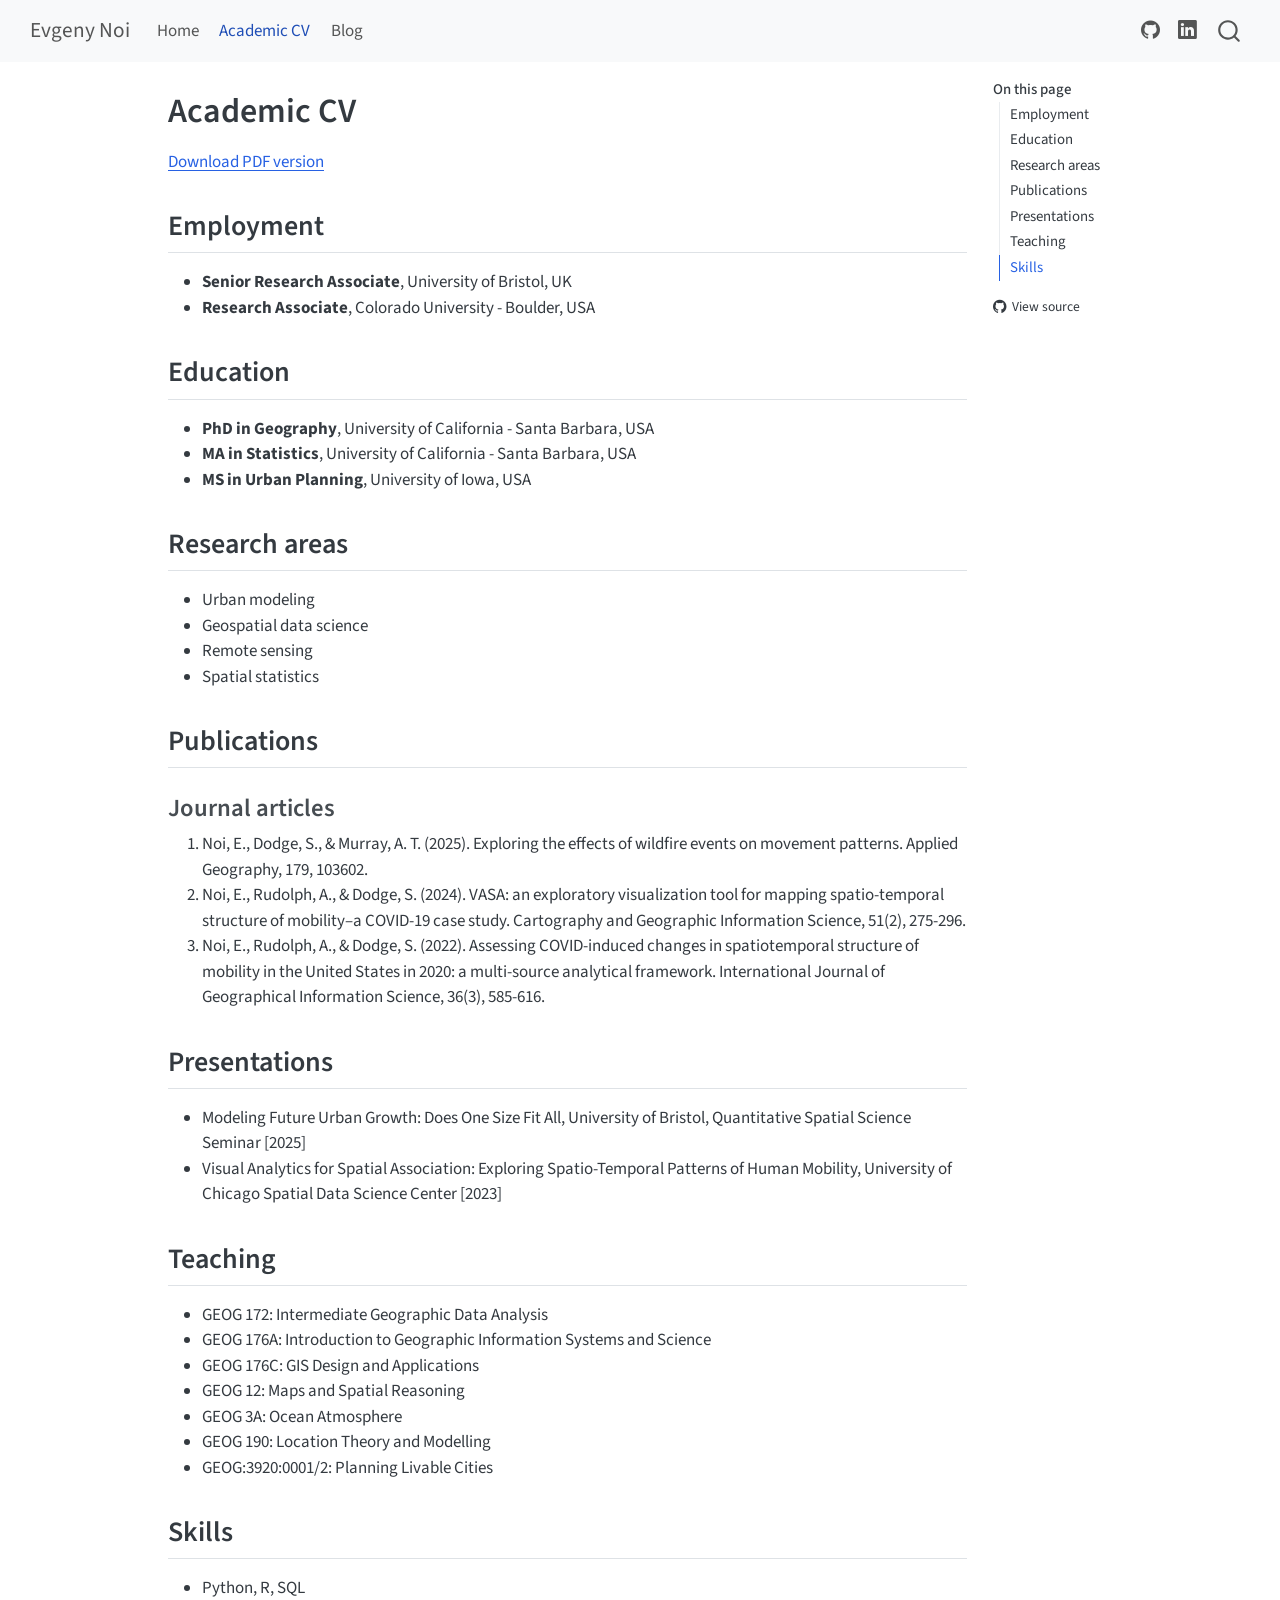
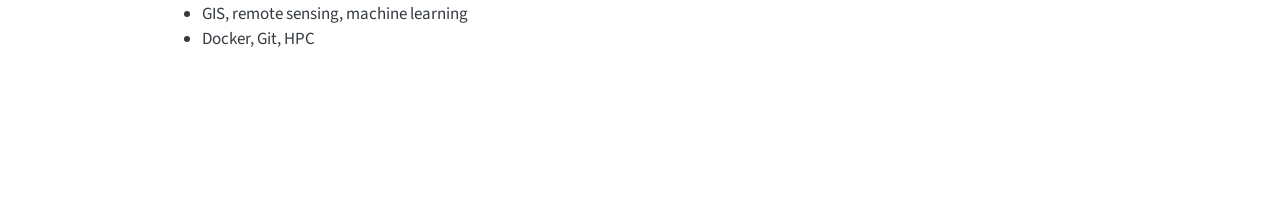
<file: cv.html>
<!DOCTYPE html>
<html xmlns="http://www.w3.org/1999/xhtml" lang="en" xml:lang="en"><head>

<meta charset="utf-8">
<meta name="generator" content="quarto-1.9.36">

<meta name="viewport" content="width=device-width, initial-scale=1.0, user-scalable=yes">


<title>Academic CV – Evgeny Noi</title>
<style>
/* Default styles provided by pandoc.
** See https://pandoc.org/MANUAL.html#variables-for-html for config info.
*/
code{white-space: pre-wrap;}
span.smallcaps{font-variant: small-caps;}
div.columns{display: flex; gap: min(4vw, 1.5em);}
div.column{flex: auto; overflow-x: auto;}
div.hanging-indent{margin-left: 1.5em; text-indent: -1.5em;}
ul.task-list{list-style: none;}
ul.task-list li input[type="checkbox"] {
  width: 0.8em;
  margin: 0 0.8em 0.2em -1em; /* quarto-specific, see https://github.com/quarto-dev/quarto-cli/issues/4556 */ 
  vertical-align: middle;
}
</style>


<script src="site_libs/quarto-nav/quarto-nav.js"></script>
<script src="site_libs/quarto-nav/headroom.min.js"></script>
<script src="site_libs/clipboard/clipboard.min.js"></script>
<script src="site_libs/quarto-search/autocomplete.umd.js"></script>
<script src="site_libs/quarto-search/fuse.min.js"></script>
<script src="site_libs/quarto-search/quarto-search.js"></script>
<meta name="quarto:offset" content="./">
<script src="site_libs/quarto-html/quarto.js" type="module"></script>
<script src="site_libs/quarto-html/tabsets/tabsets.js" type="module"></script>
<script src="site_libs/quarto-html/popper.min.js"></script>
<script src="site_libs/quarto-html/tippy.umd.min.js"></script>
<script src="site_libs/quarto-html/anchor.min.js"></script>
<link href="site_libs/quarto-html/tippy.css" rel="stylesheet">
<link href="site_libs/quarto-html/quarto-syntax-highlighting-845c23b38eaddc0f92fda52bfe77a8c8.css" rel="stylesheet" id="quarto-text-highlighting-styles">
<script src="site_libs/bootstrap/bootstrap.min.js"></script>
<link href="site_libs/bootstrap/bootstrap-icons.css" rel="stylesheet">
<link href="site_libs/bootstrap/bootstrap-be3771519f21acc1c5b6733774c6dcd8.min.css" rel="stylesheet" append-hash="true" id="quarto-bootstrap" data-mode="light">
<script id="quarto-search-options" type="application/json">{
  "location": "navbar",
  "copy-button": false,
  "collapse-after": 3,
  "panel-placement": "end",
  "type": "overlay",
  "limit": 50,
  "keyboard-shortcut": [
    "f",
    "/",
    "s"
  ],
  "language": {
    "search-no-results-text": "No results",
    "search-matching-documents-text": "matching documents",
    "search-copy-link-title": "Copy link to search",
    "search-hide-matches-text": "Hide additional matches",
    "search-more-match-text": "more match in this document",
    "search-more-matches-text": "more matches in this document",
    "search-clear-button-title": "Clear",
    "search-text-placeholder": "",
    "search-detached-cancel-button-title": "Cancel",
    "search-submit-button-title": "Submit",
    "search-label": "Search"
  }
}</script>


</head>

<body class="nav-fixed quarto-light">

<div id="quarto-search-results"></div>
  <header id="quarto-header" class="headroom fixed-top">
    <nav class="navbar navbar-expand-lg " data-bs-theme="dark">
      <div class="navbar-container container-fluid">
      <div class="navbar-brand-container mx-auto">
    <a class="navbar-brand" href="./index.html">
    <span class="navbar-title">Evgeny Noi</span>
    </a>
  </div>
            <div id="quarto-search" class="" title="Search"></div>
          <button class="navbar-toggler" type="button" data-bs-toggle="collapse" data-bs-target="#navbarCollapse" aria-controls="navbarCollapse" role="menu" aria-expanded="false" aria-label="Toggle navigation" onclick="if (window.quartoToggleHeadroom) { window.quartoToggleHeadroom(); }">
  <span class="navbar-toggler-icon"></span>
</button>
          <div class="collapse navbar-collapse" id="navbarCollapse">
            <ul class="navbar-nav navbar-nav-scroll me-auto">
  <li class="nav-item">
    <a class="nav-link" href="./index.html"> 
<span class="menu-text">Home</span></a>
  </li>  
  <li class="nav-item">
    <a class="nav-link active" href="./cv.html" aria-current="page"> 
<span class="menu-text">Academic CV</span></a>
  </li>  
  <li class="nav-item">
    <a class="nav-link" href="./blog.html"> 
<span class="menu-text">Blog</span></a>
  </li>  
</ul>
            <ul class="navbar-nav navbar-nav-scroll ms-auto">
  <li class="nav-item compact">
    <a class="nav-link" href="https://github.com/barguzin"> <i class="bi bi-github" role="img">
</i> 
<span class="menu-text"></span></a>
  </li>  
  <li class="nav-item compact">
    <a class="nav-link" href="https://www.linkedin.com/in/evgenynoi/"> <i class="bi bi-linkedin" role="img">
</i> 
<span class="menu-text"></span></a>
  </li>  
</ul>
          </div> <!-- /navcollapse -->
            <div class="quarto-navbar-tools">
</div>
      </div> <!-- /container-fluid -->
    </nav>
</header>
<!-- content -->
<div id="quarto-content" class="quarto-container page-columns page-rows-contents page-layout-article page-navbar">
<!-- sidebar -->
<!-- margin-sidebar -->
    <div id="quarto-margin-sidebar" class="sidebar margin-sidebar">
        <nav id="TOC" role="doc-toc" class="toc-active">
    <h2 id="toc-title">On this page</h2>
   
  <ul>
  <li><a href="#employment" id="toc-employment" class="nav-link active" data-scroll-target="#employment">Employment</a></li>
  <li><a href="#education" id="toc-education" class="nav-link" data-scroll-target="#education">Education</a></li>
  <li><a href="#research-areas" id="toc-research-areas" class="nav-link" data-scroll-target="#research-areas">Research areas</a></li>
  <li><a href="#publications" id="toc-publications" class="nav-link" data-scroll-target="#publications">Publications</a>
  <ul class="collapse">
  <li><a href="#journal-articles" id="toc-journal-articles" class="nav-link" data-scroll-target="#journal-articles">Journal articles</a></li>
  </ul></li>
  <li><a href="#presentations" id="toc-presentations" class="nav-link" data-scroll-target="#presentations">Presentations</a></li>
  <li><a href="#teaching" id="toc-teaching" class="nav-link" data-scroll-target="#teaching">Teaching</a></li>
  <li><a href="#skills" id="toc-skills" class="nav-link" data-scroll-target="#skills">Skills</a></li>
  </ul>
<div class="toc-actions"><ul><li><a href="https://github.com/barguzin/barguzin.github.io/blob/main/cv.qmd" class="toc-action"><i class="bi bi-github"></i>View source</a></li></ul></div></nav>
    </div>
<!-- main -->
<main class="content" id="quarto-document-content">

<header id="title-block-header" class="quarto-title-block default">
<div class="quarto-title">
<h1 class="title">Academic CV</h1>
</div>



<div class="quarto-title-meta">

    
  
    
  </div>
  


</header>


<p><a href="files/cv.pdf">Download PDF version</a></p>
<section id="employment" class="level2">
<h2 class="anchored" data-anchor-id="employment">Employment</h2>
<ul>
<li><strong>Senior Research Associate</strong>, University of Bristol, UK</li>
<li><strong>Research Associate</strong>, Colorado University - Boulder, USA</li>
</ul>
</section>
<section id="education" class="level2">
<h2 class="anchored" data-anchor-id="education">Education</h2>
<ul>
<li><strong>PhD in Geography</strong>, University of California - Santa Barbara, USA</li>
<li><strong>MA in Statistics</strong>, University of California - Santa Barbara, USA</li>
<li><strong>MS in Urban Planning</strong>, University of Iowa, USA</li>
</ul>
</section>
<section id="research-areas" class="level2">
<h2 class="anchored" data-anchor-id="research-areas">Research areas</h2>
<ul>
<li>Urban modeling</li>
<li>Geospatial data science</li>
<li>Remote sensing</li>
<li>Spatial statistics</li>
</ul>
</section>
<section id="publications" class="level2">
<h2 class="anchored" data-anchor-id="publications">Publications</h2>
<section id="journal-articles" class="level3">
<h3 class="anchored" data-anchor-id="journal-articles">Journal articles</h3>
<ol type="1">
<li>Noi, E., Dodge, S., &amp; Murray, A. T. (2025). Exploring the effects of wildfire events on movement patterns. Applied Geography, 179, 103602.</li>
<li>Noi, E., Rudolph, A., &amp; Dodge, S. (2024). VASA: an exploratory visualization tool for mapping spatio-temporal structure of mobility–a COVID-19 case study. Cartography and Geographic Information Science, 51(2), 275-296.</li>
<li>Noi, E., Rudolph, A., &amp; Dodge, S. (2022). Assessing COVID-induced changes in spatiotemporal structure of mobility in the United States in 2020: a multi-source analytical framework. International Journal of Geographical Information Science, 36(3), 585-616.</li>
</ol>
</section>
</section>
<section id="presentations" class="level2">
<h2 class="anchored" data-anchor-id="presentations">Presentations</h2>
<ul>
<li>Modeling Future Urban Growth: Does One Size Fit All, University of Bristol, Quantitative Spatial Science Seminar [2025]<br>
</li>
<li>Visual Analytics for Spatial Association: Exploring Spatio-Temporal Patterns of Human Mobility, University of Chicago Spatial Data Science Center [2023]</li>
</ul>
</section>
<section id="teaching" class="level2">
<h2 class="anchored" data-anchor-id="teaching">Teaching</h2>
<ul>
<li>GEOG 172: Intermediate Geographic Data Analysis</li>
<li>GEOG 176A: Introduction to Geographic Information Systems and Science</li>
<li>GEOG 176C: GIS Design and Applications</li>
<li>GEOG 12: Maps and Spatial Reasoning</li>
<li>GEOG 3A: Ocean Atmosphere</li>
<li>GEOG 190: Location Theory and Modelling</li>
<li>GEOG:3920:0001/2: Planning Livable Cities</li>
</ul>
</section>
<section id="skills" class="level2">
<h2 class="anchored" data-anchor-id="skills">Skills</h2>
<ul>
<li>Python, R, SQL</li>
<li>GIS, remote sensing, machine learning</li>
<li>Docker, Git, HPC</li>
</ul>


</section>

</main> <!-- /main -->
<script id="quarto-html-after-body" type="application/javascript">
  window.document.addEventListener("DOMContentLoaded", function (event) {
    const icon = "";
    const anchorJS = new window.AnchorJS();
    anchorJS.options = {
      placement: 'right',
      icon: icon
    };
    anchorJS.add('.anchored');
    const isCodeAnnotation = (el) => {
      for (const clz of el.classList) {
        if (clz.startsWith('code-annotation-')) {                     
          return true;
        }
      }
      return false;
    }
    const onCopySuccess = function(e) {
      // button target
      const button = e.trigger;
      // don't keep focus
      button.blur();
      // flash "checked"
      button.classList.add('code-copy-button-checked');
      var currentTitle = button.getAttribute("title");
      button.setAttribute("title", "Copied!");
      let tooltip;
      if (window.bootstrap) {
        button.setAttribute("data-bs-toggle", "tooltip");
        button.setAttribute("data-bs-placement", "left");
        button.setAttribute("data-bs-title", "Copied!");
        tooltip = new bootstrap.Tooltip(button, 
          { trigger: "manual", 
            customClass: "code-copy-button-tooltip",
            offset: [0, -8]});
        tooltip.show();    
      }
      setTimeout(function() {
        if (tooltip) {
          tooltip.hide();
          button.removeAttribute("data-bs-title");
          button.removeAttribute("data-bs-toggle");
          button.removeAttribute("data-bs-placement");
        }
        button.setAttribute("title", currentTitle);
        button.classList.remove('code-copy-button-checked');
      }, 1000);
      // clear code selection
      e.clearSelection();
    }
    const getTextToCopy = function(trigger) {
      const outerScaffold = trigger.parentElement.cloneNode(true);
      const codeEl = outerScaffold.querySelector('code');
      for (const childEl of codeEl.children) {
        if (isCodeAnnotation(childEl)) {
          childEl.remove();
        }
      }
      return codeEl.innerText;
    }
    const clipboard = new window.ClipboardJS('.code-copy-button:not([data-in-quarto-modal])', {
      text: getTextToCopy
    });
    clipboard.on('success', onCopySuccess);
    if (window.document.getElementById('quarto-embedded-source-code-modal')) {
      const clipboardModal = new window.ClipboardJS('.code-copy-button[data-in-quarto-modal]', {
        text: getTextToCopy,
        container: window.document.getElementById('quarto-embedded-source-code-modal')
      });
      clipboardModal.on('success', onCopySuccess);
    }
      var localhostRegex = new RegExp(/^(?:http|https):\/\/localhost\:?[0-9]*\//);
      var mailtoRegex = new RegExp(/^mailto:/);
        var filterRegex = new RegExp("https:\/\/barguzin\.github\.io");
      var isInternal = (href) => {
          return filterRegex.test(href) || localhostRegex.test(href) || mailtoRegex.test(href);
      }
      // Inspect non-navigation links and adorn them if external
     var links = window.document.querySelectorAll('a[href]:not(.nav-link):not(.navbar-brand):not(.toc-action):not(.sidebar-link):not(.sidebar-item-toggle):not(.pagination-link):not(.no-external):not([aria-hidden]):not(.dropdown-item):not(.quarto-navigation-tool):not(.about-link)');
      for (var i=0; i<links.length; i++) {
        const link = links[i];
        if (!isInternal(link.href)) {
          // undo the damage that might have been done by quarto-nav.js in the case of
          // links that we want to consider external
          if (link.dataset.originalHref !== undefined) {
            link.href = link.dataset.originalHref;
          }
        }
      }
    function tippyHover(el, contentFn, onTriggerFn, onUntriggerFn) {
      const config = {
        allowHTML: true,
        maxWidth: 500,
        delay: 100,
        arrow: false,
        appendTo: function(el) {
            return el.parentElement;
        },
        interactive: true,
        interactiveBorder: 10,
        theme: 'quarto',
        placement: 'bottom-start',
      };
      if (contentFn) {
        config.content = contentFn;
      }
      if (onTriggerFn) {
        config.onTrigger = onTriggerFn;
      }
      if (onUntriggerFn) {
        config.onUntrigger = onUntriggerFn;
      }
      window.tippy(el, config); 
    }
    const noterefs = window.document.querySelectorAll('a[role="doc-noteref"]');
    for (var i=0; i<noterefs.length; i++) {
      const ref = noterefs[i];
      tippyHover(ref, function() {
        // use id or data attribute instead here
        let href = ref.getAttribute('data-footnote-href') || ref.getAttribute('href');
        try { href = new URL(href).hash; } catch {}
        const id = href.replace(/^#\/?/, "");
        const note = window.document.getElementById(id);
        if (note) {
          return note.innerHTML;
        } else {
          return "";
        }
      });
    }
    const xrefs = window.document.querySelectorAll('a.quarto-xref');
    const processXRef = (id, note) => {
      // Strip column container classes
      const stripColumnClz = (el) => {
        el.classList.remove("page-full", "page-columns");
        if (el.children) {
          for (const child of el.children) {
            stripColumnClz(child);
          }
        }
      }
      stripColumnClz(note)
      if (id === null || id.startsWith('sec-')) {
        // Special case sections, only their first couple elements
        const container = document.createElement("div");
        if (note.children && note.children.length > 2) {
          container.appendChild(note.children[0].cloneNode(true));
          for (let i = 1; i < note.children.length; i++) {
            const child = note.children[i];
            if (child.tagName === "P" && child.innerText === "") {
              continue;
            } else {
              container.appendChild(child.cloneNode(true));
              break;
            }
          }
          if (window.Quarto?.typesetMath) {
            window.Quarto.typesetMath(container);
          }
          return container.innerHTML
        } else {
          if (window.Quarto?.typesetMath) {
            window.Quarto.typesetMath(note);
          }
          return note.innerHTML;
        }
      } else {
        // Remove any anchor links if they are present
        const anchorLink = note.querySelector('a.anchorjs-link');
        if (anchorLink) {
          anchorLink.remove();
        }
        if (window.Quarto?.typesetMath) {
          window.Quarto.typesetMath(note);
        }
        if (note.classList.contains("callout")) {
          return note.outerHTML;
        } else {
          return note.innerHTML;
        }
      }
    }
    for (var i=0; i<xrefs.length; i++) {
      const xref = xrefs[i];
      tippyHover(xref, undefined, function(instance) {
        instance.disable();
        let url = xref.getAttribute('href');
        let hash = undefined; 
        if (url.startsWith('#')) {
          hash = url;
        } else {
          try { hash = new URL(url).hash; } catch {}
        }
        if (hash) {
          const id = hash.replace(/^#\/?/, "");
          const note = window.document.getElementById(id);
          if (note !== null) {
            try {
              const html = processXRef(id, note.cloneNode(true));
              instance.setContent(html);
            } finally {
              instance.enable();
              instance.show();
            }
          } else {
            // See if we can fetch this
            fetch(url.split('#')[0])
            .then(res => res.text())
            .then(html => {
              const parser = new DOMParser();
              const htmlDoc = parser.parseFromString(html, "text/html");
              const note = htmlDoc.getElementById(id);
              if (note !== null) {
                const html = processXRef(id, note);
                instance.setContent(html);
              } 
            }).finally(() => {
              instance.enable();
              instance.show();
            });
          }
        } else {
          // See if we can fetch a full url (with no hash to target)
          // This is a special case and we should probably do some content thinning / targeting
          fetch(url)
          .then(res => res.text())
          .then(html => {
            const parser = new DOMParser();
            const htmlDoc = parser.parseFromString(html, "text/html");
            const note = htmlDoc.querySelector('main.content');
            if (note !== null) {
              // This should only happen for chapter cross references
              // (since there is no id in the URL)
              // remove the first header
              if (note.children.length > 0 && note.children[0].tagName === "HEADER") {
                note.children[0].remove();
              }
              const html = processXRef(null, note);
              instance.setContent(html);
            } 
          }).finally(() => {
            instance.enable();
            instance.show();
          });
        }
      }, function(instance) {
      });
    }
        let selectedAnnoteEl;
        const selectorForAnnotation = ( cell, annotation) => {
          let cellAttr = 'data-code-cell="' + cell + '"';
          let lineAttr = 'data-code-annotation="' +  annotation + '"';
          const selector = 'span[' + cellAttr + '][' + lineAttr + ']';
          return selector;
        }
        const selectCodeLines = (annoteEl) => {
          const doc = window.document;
          const targetCell = annoteEl.getAttribute("data-target-cell");
          const targetAnnotation = annoteEl.getAttribute("data-target-annotation");
          const annoteSpan = window.document.querySelector(selectorForAnnotation(targetCell, targetAnnotation));
          const lines = annoteSpan.getAttribute("data-code-lines").split(",");
          const lineIds = lines.map((line) => {
            return targetCell + "-" + line;
          })
          let top = null;
          let height = null;
          let parent = null;
          if (lineIds.length > 0) {
              //compute the position of the single el (top and bottom and make a div)
              const el = window.document.getElementById(lineIds[0]);
              top = el.offsetTop;
              height = el.offsetHeight;
              parent = el.parentElement.parentElement;
            if (lineIds.length > 1) {
              const lastEl = window.document.getElementById(lineIds[lineIds.length - 1]);
              const bottom = lastEl.offsetTop + lastEl.offsetHeight;
              height = bottom - top;
            }
            if (top !== null && height !== null && parent !== null) {
              // cook up a div (if necessary) and position it 
              let div = window.document.getElementById("code-annotation-line-highlight");
              if (div === null) {
                div = window.document.createElement("div");
                div.setAttribute("id", "code-annotation-line-highlight");
                div.style.position = 'absolute';
                parent.appendChild(div);
              }
              div.style.top = top - 2 + "px";
              div.style.height = height + 4 + "px";
              div.style.left = 0;
              let gutterDiv = window.document.getElementById("code-annotation-line-highlight-gutter");
              if (gutterDiv === null) {
                gutterDiv = window.document.createElement("div");
                gutterDiv.setAttribute("id", "code-annotation-line-highlight-gutter");
                gutterDiv.style.position = 'absolute';
                const codeCell = window.document.getElementById(targetCell);
                const gutter = codeCell.querySelector('.code-annotation-gutter');
                gutter.appendChild(gutterDiv);
              }
              gutterDiv.style.top = top - 2 + "px";
              gutterDiv.style.height = height + 4 + "px";
            }
            selectedAnnoteEl = annoteEl;
          }
        };
        const unselectCodeLines = () => {
          const elementsIds = ["code-annotation-line-highlight", "code-annotation-line-highlight-gutter"];
          elementsIds.forEach((elId) => {
            const div = window.document.getElementById(elId);
            if (div) {
              div.remove();
            }
          });
          selectedAnnoteEl = undefined;
        };
          // Handle positioning of the toggle
      window.addEventListener(
        "resize",
        throttle(() => {
          elRect = undefined;
          if (selectedAnnoteEl) {
            selectCodeLines(selectedAnnoteEl);
          }
        }, 10)
      );
      function throttle(fn, ms) {
      let throttle = false;
      let timer;
        return (...args) => {
          if(!throttle) { // first call gets through
              fn.apply(this, args);
              throttle = true;
          } else { // all the others get throttled
              if(timer) clearTimeout(timer); // cancel #2
              timer = setTimeout(() => {
                fn.apply(this, args);
                timer = throttle = false;
              }, ms);
          }
        };
      }
        // Attach click handler to the DT
        const annoteDls = window.document.querySelectorAll('dt[data-target-cell]');
        for (const annoteDlNode of annoteDls) {
          annoteDlNode.addEventListener('click', (event) => {
            const clickedEl = event.target;
            if (clickedEl !== selectedAnnoteEl) {
              unselectCodeLines();
              const activeEl = window.document.querySelector('dt[data-target-cell].code-annotation-active');
              if (activeEl) {
                activeEl.classList.remove('code-annotation-active');
              }
              selectCodeLines(clickedEl);
              clickedEl.classList.add('code-annotation-active');
            } else {
              // Unselect the line
              unselectCodeLines();
              clickedEl.classList.remove('code-annotation-active');
            }
          });
        }
    const findCites = (el) => {
      const parentEl = el.parentElement;
      if (parentEl) {
        const cites = parentEl.dataset.cites;
        if (cites) {
          return {
            el,
            cites: cites.split(' ')
          };
        } else {
          return findCites(el.parentElement)
        }
      } else {
        return undefined;
      }
    };
    var bibliorefs = window.document.querySelectorAll('a[role="doc-biblioref"]');
    for (var i=0; i<bibliorefs.length; i++) {
      const ref = bibliorefs[i];
      const citeInfo = findCites(ref);
      if (citeInfo) {
        tippyHover(citeInfo.el, function() {
          var popup = window.document.createElement('div');
          citeInfo.cites.forEach(function(cite) {
            var citeDiv = window.document.createElement('div');
            citeDiv.classList.add('hanging-indent');
            citeDiv.classList.add('csl-entry');
            var biblioDiv = window.document.getElementById('ref-' + cite);
            if (biblioDiv) {
              citeDiv.innerHTML = biblioDiv.innerHTML;
            }
            popup.appendChild(citeDiv);
          });
          return popup.innerHTML;
        });
      }
    }
  });
  </script>
</div> <!-- /content -->




<footer class="footer"><div class="nav-footer"><div class="nav-footer-center"><div class="toc-actions d-sm-block d-md-none"><ul><li><a href="https://github.com/barguzin/barguzin.github.io/blob/main/cv.qmd" class="toc-action"><i class="bi bi-github"></i>View source</a></li></ul></div></div></div></footer></body></html>
</file>
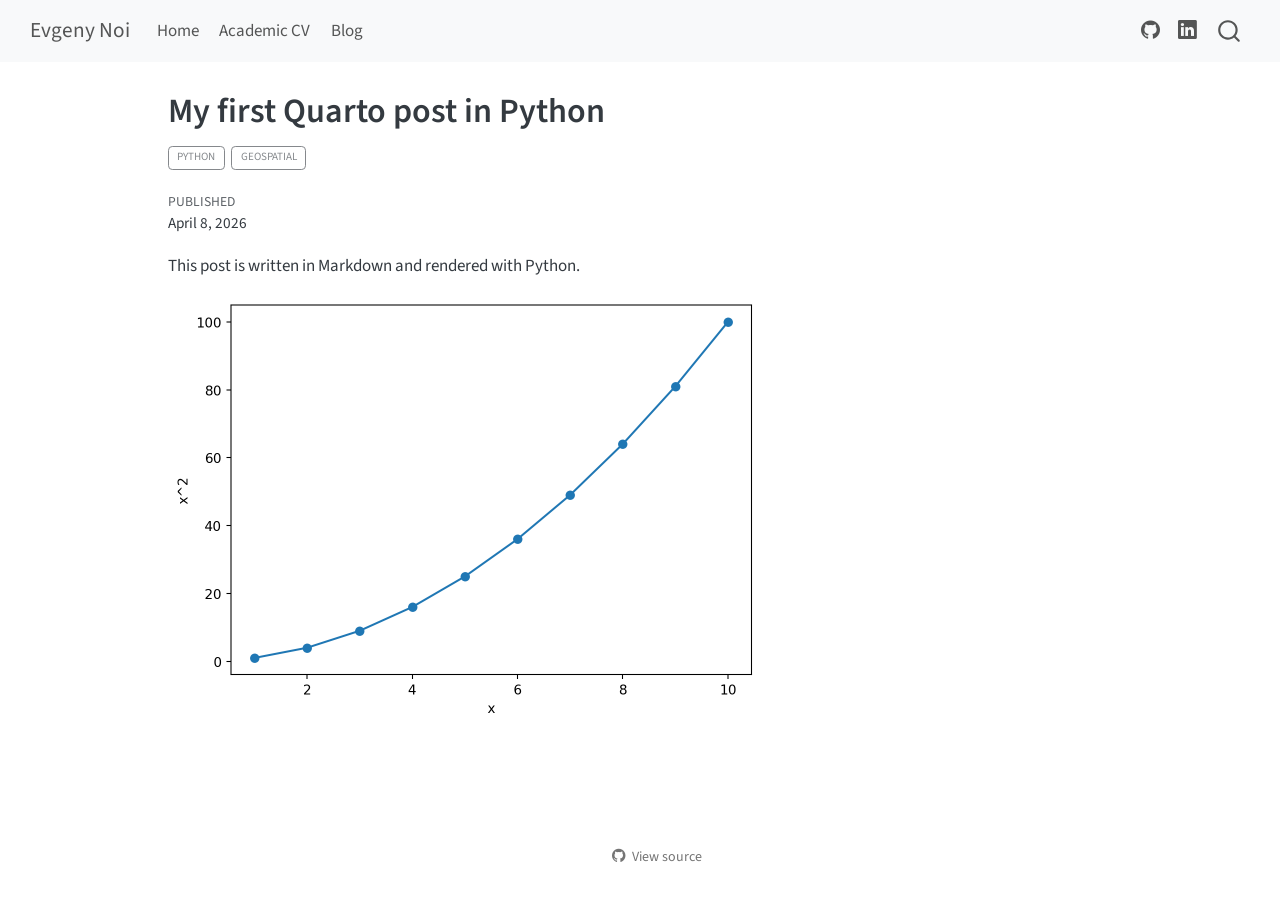
<file: posts/2026-04-08-first-python-post.html>
<!DOCTYPE html>
<html xmlns="http://www.w3.org/1999/xhtml" lang="en" xml:lang="en"><head>

<meta charset="utf-8">
<meta name="generator" content="quarto-1.9.36">

<meta name="viewport" content="width=device-width, initial-scale=1.0, user-scalable=yes">

<meta name="dcterms.date" content="2026-04-08">

<title>My first Quarto post in Python – Evgeny Noi</title>
<style>
/* Default styles provided by pandoc.
** See https://pandoc.org/MANUAL.html#variables-for-html for config info.
*/
code{white-space: pre-wrap;}
span.smallcaps{font-variant: small-caps;}
div.columns{display: flex; gap: min(4vw, 1.5em);}
div.column{flex: auto; overflow-x: auto;}
div.hanging-indent{margin-left: 1.5em; text-indent: -1.5em;}
ul.task-list{list-style: none;}
ul.task-list li input[type="checkbox"] {
  width: 0.8em;
  margin: 0 0.8em 0.2em -1em; /* quarto-specific, see https://github.com/quarto-dev/quarto-cli/issues/4556 */ 
  vertical-align: middle;
}
</style>


<script src="../site_libs/quarto-nav/quarto-nav.js"></script>
<script src="../site_libs/quarto-nav/headroom.min.js"></script>
<script src="../site_libs/clipboard/clipboard.min.js"></script>
<script src="../site_libs/quarto-search/autocomplete.umd.js"></script>
<script src="../site_libs/quarto-search/fuse.min.js"></script>
<script src="../site_libs/quarto-search/quarto-search.js"></script>
<meta name="quarto:offset" content="../">
<script src="../site_libs/quarto-html/quarto.js" type="module"></script>
<script src="../site_libs/quarto-html/tabsets/tabsets.js" type="module"></script>
<script src="../site_libs/quarto-html/popper.min.js"></script>
<script src="../site_libs/quarto-html/tippy.umd.min.js"></script>
<script src="../site_libs/quarto-html/anchor.min.js"></script>
<link href="../site_libs/quarto-html/tippy.css" rel="stylesheet">
<link href="../site_libs/quarto-html/quarto-syntax-highlighting-845c23b38eaddc0f92fda52bfe77a8c8.css" rel="stylesheet" id="quarto-text-highlighting-styles">
<script src="../site_libs/bootstrap/bootstrap.min.js"></script>
<link href="../site_libs/bootstrap/bootstrap-icons.css" rel="stylesheet">
<link href="../site_libs/bootstrap/bootstrap-be3771519f21acc1c5b6733774c6dcd8.min.css" rel="stylesheet" append-hash="true" id="quarto-bootstrap" data-mode="light">
<script id="quarto-search-options" type="application/json">{
  "location": "navbar",
  "copy-button": false,
  "collapse-after": 3,
  "panel-placement": "end",
  "type": "overlay",
  "limit": 50,
  "keyboard-shortcut": [
    "f",
    "/",
    "s"
  ],
  "language": {
    "search-no-results-text": "No results",
    "search-matching-documents-text": "matching documents",
    "search-copy-link-title": "Copy link to search",
    "search-hide-matches-text": "Hide additional matches",
    "search-more-match-text": "more match in this document",
    "search-more-matches-text": "more matches in this document",
    "search-clear-button-title": "Clear",
    "search-text-placeholder": "",
    "search-detached-cancel-button-title": "Cancel",
    "search-submit-button-title": "Submit",
    "search-label": "Search"
  }
}</script>


</head>

<body class="nav-fixed quarto-light">

<div id="quarto-search-results"></div>
  <header id="quarto-header" class="headroom fixed-top">
    <nav class="navbar navbar-expand-lg " data-bs-theme="dark">
      <div class="navbar-container container-fluid">
      <div class="navbar-brand-container mx-auto">
    <a class="navbar-brand" href="../index.html">
    <span class="navbar-title">Evgeny Noi</span>
    </a>
  </div>
            <div id="quarto-search" class="" title="Search"></div>
          <button class="navbar-toggler" type="button" data-bs-toggle="collapse" data-bs-target="#navbarCollapse" aria-controls="navbarCollapse" role="menu" aria-expanded="false" aria-label="Toggle navigation" onclick="if (window.quartoToggleHeadroom) { window.quartoToggleHeadroom(); }">
  <span class="navbar-toggler-icon"></span>
</button>
          <div class="collapse navbar-collapse" id="navbarCollapse">
            <ul class="navbar-nav navbar-nav-scroll me-auto">
  <li class="nav-item">
    <a class="nav-link" href="../index.html"> 
<span class="menu-text">Home</span></a>
  </li>  
  <li class="nav-item">
    <a class="nav-link" href="../cv.html"> 
<span class="menu-text">Academic CV</span></a>
  </li>  
  <li class="nav-item">
    <a class="nav-link" href="../blog.html"> 
<span class="menu-text">Blog</span></a>
  </li>  
</ul>
            <ul class="navbar-nav navbar-nav-scroll ms-auto">
  <li class="nav-item compact">
    <a class="nav-link" href="https://github.com/barguzin"> <i class="bi bi-github" role="img">
</i> 
<span class="menu-text"></span></a>
  </li>  
  <li class="nav-item compact">
    <a class="nav-link" href="https://www.linkedin.com/in/evgenynoi/"> <i class="bi bi-linkedin" role="img">
</i> 
<span class="menu-text"></span></a>
  </li>  
</ul>
          </div> <!-- /navcollapse -->
            <div class="quarto-navbar-tools">
</div>
      </div> <!-- /container-fluid -->
    </nav>
</header>
<!-- content -->
<div id="quarto-content" class="quarto-container page-columns page-rows-contents page-layout-article page-navbar">
<!-- sidebar -->
<!-- margin-sidebar -->
    <div id="quarto-margin-sidebar" class="sidebar margin-sidebar zindex-bottom">
        
    </div>
<!-- main -->
<main class="content" id="quarto-document-content">

<header id="title-block-header" class="quarto-title-block default">
<div class="quarto-title">
<h1 class="title">My first Quarto post in Python</h1>
  <div class="quarto-categories">
    <div class="quarto-category">Python</div>
    <div class="quarto-category">geospatial</div>
  </div>
  </div>



<div class="quarto-title-meta">

    
    <div>
    <div class="quarto-title-meta-heading">Published</div>
    <div class="quarto-title-meta-contents">
      <p class="date">April 8, 2026</p>
    </div>
  </div>
  
    
  </div>
  


</header>


<p>This post is written in Markdown and rendered with Python.</p>
<div id="bef4cb20" class="cell" data-execution_count="1">
<div class="cell-output cell-output-display">
<div>
<figure class="figure">
<p><img src="2026-04-08-first-python-post_files/figure-html/cell-2-output-1.png" width="593" height="429" class="figure-img"></p>
</figure>
</div>
</div>
</div>



</main> <!-- /main -->
<script id="quarto-html-after-body" type="application/javascript">
  window.document.addEventListener("DOMContentLoaded", function (event) {
    const icon = "";
    const anchorJS = new window.AnchorJS();
    anchorJS.options = {
      placement: 'right',
      icon: icon
    };
    anchorJS.add('.anchored');
    const isCodeAnnotation = (el) => {
      for (const clz of el.classList) {
        if (clz.startsWith('code-annotation-')) {                     
          return true;
        }
      }
      return false;
    }
    const onCopySuccess = function(e) {
      // button target
      const button = e.trigger;
      // don't keep focus
      button.blur();
      // flash "checked"
      button.classList.add('code-copy-button-checked');
      var currentTitle = button.getAttribute("title");
      button.setAttribute("title", "Copied!");
      let tooltip;
      if (window.bootstrap) {
        button.setAttribute("data-bs-toggle", "tooltip");
        button.setAttribute("data-bs-placement", "left");
        button.setAttribute("data-bs-title", "Copied!");
        tooltip = new bootstrap.Tooltip(button, 
          { trigger: "manual", 
            customClass: "code-copy-button-tooltip",
            offset: [0, -8]});
        tooltip.show();    
      }
      setTimeout(function() {
        if (tooltip) {
          tooltip.hide();
          button.removeAttribute("data-bs-title");
          button.removeAttribute("data-bs-toggle");
          button.removeAttribute("data-bs-placement");
        }
        button.setAttribute("title", currentTitle);
        button.classList.remove('code-copy-button-checked');
      }, 1000);
      // clear code selection
      e.clearSelection();
    }
    const getTextToCopy = function(trigger) {
      const outerScaffold = trigger.parentElement.cloneNode(true);
      const codeEl = outerScaffold.querySelector('code');
      for (const childEl of codeEl.children) {
        if (isCodeAnnotation(childEl)) {
          childEl.remove();
        }
      }
      return codeEl.innerText;
    }
    const clipboard = new window.ClipboardJS('.code-copy-button:not([data-in-quarto-modal])', {
      text: getTextToCopy
    });
    clipboard.on('success', onCopySuccess);
    if (window.document.getElementById('quarto-embedded-source-code-modal')) {
      const clipboardModal = new window.ClipboardJS('.code-copy-button[data-in-quarto-modal]', {
        text: getTextToCopy,
        container: window.document.getElementById('quarto-embedded-source-code-modal')
      });
      clipboardModal.on('success', onCopySuccess);
    }
      var localhostRegex = new RegExp(/^(?:http|https):\/\/localhost\:?[0-9]*\//);
      var mailtoRegex = new RegExp(/^mailto:/);
        var filterRegex = new RegExp("https:\/\/barguzin\.github\.io");
      var isInternal = (href) => {
          return filterRegex.test(href) || localhostRegex.test(href) || mailtoRegex.test(href);
      }
      // Inspect non-navigation links and adorn them if external
     var links = window.document.querySelectorAll('a[href]:not(.nav-link):not(.navbar-brand):not(.toc-action):not(.sidebar-link):not(.sidebar-item-toggle):not(.pagination-link):not(.no-external):not([aria-hidden]):not(.dropdown-item):not(.quarto-navigation-tool):not(.about-link)');
      for (var i=0; i<links.length; i++) {
        const link = links[i];
        if (!isInternal(link.href)) {
          // undo the damage that might have been done by quarto-nav.js in the case of
          // links that we want to consider external
          if (link.dataset.originalHref !== undefined) {
            link.href = link.dataset.originalHref;
          }
        }
      }
    function tippyHover(el, contentFn, onTriggerFn, onUntriggerFn) {
      const config = {
        allowHTML: true,
        maxWidth: 500,
        delay: 100,
        arrow: false,
        appendTo: function(el) {
            return el.parentElement;
        },
        interactive: true,
        interactiveBorder: 10,
        theme: 'quarto',
        placement: 'bottom-start',
      };
      if (contentFn) {
        config.content = contentFn;
      }
      if (onTriggerFn) {
        config.onTrigger = onTriggerFn;
      }
      if (onUntriggerFn) {
        config.onUntrigger = onUntriggerFn;
      }
      window.tippy(el, config); 
    }
    const noterefs = window.document.querySelectorAll('a[role="doc-noteref"]');
    for (var i=0; i<noterefs.length; i++) {
      const ref = noterefs[i];
      tippyHover(ref, function() {
        // use id or data attribute instead here
        let href = ref.getAttribute('data-footnote-href') || ref.getAttribute('href');
        try { href = new URL(href).hash; } catch {}
        const id = href.replace(/^#\/?/, "");
        const note = window.document.getElementById(id);
        if (note) {
          return note.innerHTML;
        } else {
          return "";
        }
      });
    }
    const xrefs = window.document.querySelectorAll('a.quarto-xref');
    const processXRef = (id, note) => {
      // Strip column container classes
      const stripColumnClz = (el) => {
        el.classList.remove("page-full", "page-columns");
        if (el.children) {
          for (const child of el.children) {
            stripColumnClz(child);
          }
        }
      }
      stripColumnClz(note)
      if (id === null || id.startsWith('sec-')) {
        // Special case sections, only their first couple elements
        const container = document.createElement("div");
        if (note.children && note.children.length > 2) {
          container.appendChild(note.children[0].cloneNode(true));
          for (let i = 1; i < note.children.length; i++) {
            const child = note.children[i];
            if (child.tagName === "P" && child.innerText === "") {
              continue;
            } else {
              container.appendChild(child.cloneNode(true));
              break;
            }
          }
          if (window.Quarto?.typesetMath) {
            window.Quarto.typesetMath(container);
          }
          return container.innerHTML
        } else {
          if (window.Quarto?.typesetMath) {
            window.Quarto.typesetMath(note);
          }
          return note.innerHTML;
        }
      } else {
        // Remove any anchor links if they are present
        const anchorLink = note.querySelector('a.anchorjs-link');
        if (anchorLink) {
          anchorLink.remove();
        }
        if (window.Quarto?.typesetMath) {
          window.Quarto.typesetMath(note);
        }
        if (note.classList.contains("callout")) {
          return note.outerHTML;
        } else {
          return note.innerHTML;
        }
      }
    }
    for (var i=0; i<xrefs.length; i++) {
      const xref = xrefs[i];
      tippyHover(xref, undefined, function(instance) {
        instance.disable();
        let url = xref.getAttribute('href');
        let hash = undefined; 
        if (url.startsWith('#')) {
          hash = url;
        } else {
          try { hash = new URL(url).hash; } catch {}
        }
        if (hash) {
          const id = hash.replace(/^#\/?/, "");
          const note = window.document.getElementById(id);
          if (note !== null) {
            try {
              const html = processXRef(id, note.cloneNode(true));
              instance.setContent(html);
            } finally {
              instance.enable();
              instance.show();
            }
          } else {
            // See if we can fetch this
            fetch(url.split('#')[0])
            .then(res => res.text())
            .then(html => {
              const parser = new DOMParser();
              const htmlDoc = parser.parseFromString(html, "text/html");
              const note = htmlDoc.getElementById(id);
              if (note !== null) {
                const html = processXRef(id, note);
                instance.setContent(html);
              } 
            }).finally(() => {
              instance.enable();
              instance.show();
            });
          }
        } else {
          // See if we can fetch a full url (with no hash to target)
          // This is a special case and we should probably do some content thinning / targeting
          fetch(url)
          .then(res => res.text())
          .then(html => {
            const parser = new DOMParser();
            const htmlDoc = parser.parseFromString(html, "text/html");
            const note = htmlDoc.querySelector('main.content');
            if (note !== null) {
              // This should only happen for chapter cross references
              // (since there is no id in the URL)
              // remove the first header
              if (note.children.length > 0 && note.children[0].tagName === "HEADER") {
                note.children[0].remove();
              }
              const html = processXRef(null, note);
              instance.setContent(html);
            } 
          }).finally(() => {
            instance.enable();
            instance.show();
          });
        }
      }, function(instance) {
      });
    }
        let selectedAnnoteEl;
        const selectorForAnnotation = ( cell, annotation) => {
          let cellAttr = 'data-code-cell="' + cell + '"';
          let lineAttr = 'data-code-annotation="' +  annotation + '"';
          const selector = 'span[' + cellAttr + '][' + lineAttr + ']';
          return selector;
        }
        const selectCodeLines = (annoteEl) => {
          const doc = window.document;
          const targetCell = annoteEl.getAttribute("data-target-cell");
          const targetAnnotation = annoteEl.getAttribute("data-target-annotation");
          const annoteSpan = window.document.querySelector(selectorForAnnotation(targetCell, targetAnnotation));
          const lines = annoteSpan.getAttribute("data-code-lines").split(",");
          const lineIds = lines.map((line) => {
            return targetCell + "-" + line;
          })
          let top = null;
          let height = null;
          let parent = null;
          if (lineIds.length > 0) {
              //compute the position of the single el (top and bottom and make a div)
              const el = window.document.getElementById(lineIds[0]);
              top = el.offsetTop;
              height = el.offsetHeight;
              parent = el.parentElement.parentElement;
            if (lineIds.length > 1) {
              const lastEl = window.document.getElementById(lineIds[lineIds.length - 1]);
              const bottom = lastEl.offsetTop + lastEl.offsetHeight;
              height = bottom - top;
            }
            if (top !== null && height !== null && parent !== null) {
              // cook up a div (if necessary) and position it 
              let div = window.document.getElementById("code-annotation-line-highlight");
              if (div === null) {
                div = window.document.createElement("div");
                div.setAttribute("id", "code-annotation-line-highlight");
                div.style.position = 'absolute';
                parent.appendChild(div);
              }
              div.style.top = top - 2 + "px";
              div.style.height = height + 4 + "px";
              div.style.left = 0;
              let gutterDiv = window.document.getElementById("code-annotation-line-highlight-gutter");
              if (gutterDiv === null) {
                gutterDiv = window.document.createElement("div");
                gutterDiv.setAttribute("id", "code-annotation-line-highlight-gutter");
                gutterDiv.style.position = 'absolute';
                const codeCell = window.document.getElementById(targetCell);
                const gutter = codeCell.querySelector('.code-annotation-gutter');
                gutter.appendChild(gutterDiv);
              }
              gutterDiv.style.top = top - 2 + "px";
              gutterDiv.style.height = height + 4 + "px";
            }
            selectedAnnoteEl = annoteEl;
          }
        };
        const unselectCodeLines = () => {
          const elementsIds = ["code-annotation-line-highlight", "code-annotation-line-highlight-gutter"];
          elementsIds.forEach((elId) => {
            const div = window.document.getElementById(elId);
            if (div) {
              div.remove();
            }
          });
          selectedAnnoteEl = undefined;
        };
          // Handle positioning of the toggle
      window.addEventListener(
        "resize",
        throttle(() => {
          elRect = undefined;
          if (selectedAnnoteEl) {
            selectCodeLines(selectedAnnoteEl);
          }
        }, 10)
      );
      function throttle(fn, ms) {
      let throttle = false;
      let timer;
        return (...args) => {
          if(!throttle) { // first call gets through
              fn.apply(this, args);
              throttle = true;
          } else { // all the others get throttled
              if(timer) clearTimeout(timer); // cancel #2
              timer = setTimeout(() => {
                fn.apply(this, args);
                timer = throttle = false;
              }, ms);
          }
        };
      }
        // Attach click handler to the DT
        const annoteDls = window.document.querySelectorAll('dt[data-target-cell]');
        for (const annoteDlNode of annoteDls) {
          annoteDlNode.addEventListener('click', (event) => {
            const clickedEl = event.target;
            if (clickedEl !== selectedAnnoteEl) {
              unselectCodeLines();
              const activeEl = window.document.querySelector('dt[data-target-cell].code-annotation-active');
              if (activeEl) {
                activeEl.classList.remove('code-annotation-active');
              }
              selectCodeLines(clickedEl);
              clickedEl.classList.add('code-annotation-active');
            } else {
              // Unselect the line
              unselectCodeLines();
              clickedEl.classList.remove('code-annotation-active');
            }
          });
        }
    const findCites = (el) => {
      const parentEl = el.parentElement;
      if (parentEl) {
        const cites = parentEl.dataset.cites;
        if (cites) {
          return {
            el,
            cites: cites.split(' ')
          };
        } else {
          return findCites(el.parentElement)
        }
      } else {
        return undefined;
      }
    };
    var bibliorefs = window.document.querySelectorAll('a[role="doc-biblioref"]');
    for (var i=0; i<bibliorefs.length; i++) {
      const ref = bibliorefs[i];
      const citeInfo = findCites(ref);
      if (citeInfo) {
        tippyHover(citeInfo.el, function() {
          var popup = window.document.createElement('div');
          citeInfo.cites.forEach(function(cite) {
            var citeDiv = window.document.createElement('div');
            citeDiv.classList.add('hanging-indent');
            citeDiv.classList.add('csl-entry');
            var biblioDiv = window.document.getElementById('ref-' + cite);
            if (biblioDiv) {
              citeDiv.innerHTML = biblioDiv.innerHTML;
            }
            popup.appendChild(citeDiv);
          });
          return popup.innerHTML;
        });
      }
    }
  });
  </script>
</div> <!-- /content -->




<footer class="footer"><div class="nav-footer"><div class="nav-footer-center"><div class="toc-actions"><ul><li><a href="https://github.com/barguzin/barguzin.github.io/blob/main/posts/2026-04-08-first-python-post.qmd" class="toc-action"><i class="bi bi-github"></i>View source</a></li></ul></div></div></div></footer></body></html>
</file>
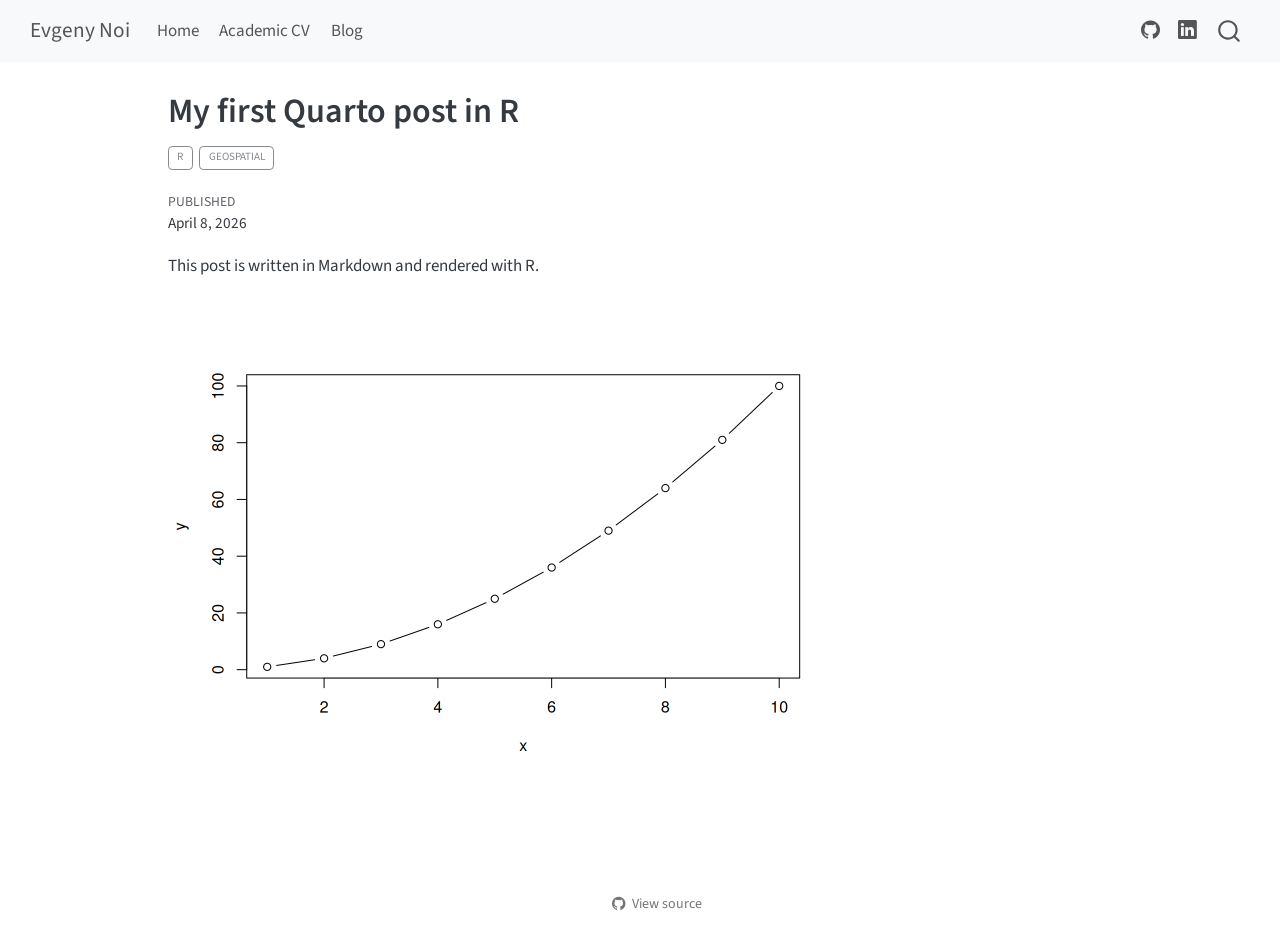
<file: posts/2026-04-08-first-r-post.html>
<!DOCTYPE html>
<html xmlns="http://www.w3.org/1999/xhtml" lang="en" xml:lang="en"><head>

<meta charset="utf-8">
<meta name="generator" content="quarto-1.9.36">

<meta name="viewport" content="width=device-width, initial-scale=1.0, user-scalable=yes">

<meta name="dcterms.date" content="2026-04-08">

<title>My first Quarto post in R – Evgeny Noi</title>
<style>
/* Default styles provided by pandoc.
** See https://pandoc.org/MANUAL.html#variables-for-html for config info.
*/
code{white-space: pre-wrap;}
span.smallcaps{font-variant: small-caps;}
div.columns{display: flex; gap: min(4vw, 1.5em);}
div.column{flex: auto; overflow-x: auto;}
div.hanging-indent{margin-left: 1.5em; text-indent: -1.5em;}
ul.task-list{list-style: none;}
ul.task-list li input[type="checkbox"] {
  width: 0.8em;
  margin: 0 0.8em 0.2em -1em; /* quarto-specific, see https://github.com/quarto-dev/quarto-cli/issues/4556 */ 
  vertical-align: middle;
}
</style>


<script src="../site_libs/quarto-nav/quarto-nav.js"></script>
<script src="../site_libs/quarto-nav/headroom.min.js"></script>
<script src="../site_libs/clipboard/clipboard.min.js"></script>
<script src="../site_libs/quarto-search/autocomplete.umd.js"></script>
<script src="../site_libs/quarto-search/fuse.min.js"></script>
<script src="../site_libs/quarto-search/quarto-search.js"></script>
<meta name="quarto:offset" content="../">
<script src="../site_libs/quarto-html/quarto.js" type="module"></script>
<script src="../site_libs/quarto-html/tabsets/tabsets.js" type="module"></script>
<script src="../site_libs/quarto-html/popper.min.js"></script>
<script src="../site_libs/quarto-html/tippy.umd.min.js"></script>
<script src="../site_libs/quarto-html/anchor.min.js"></script>
<link href="../site_libs/quarto-html/tippy.css" rel="stylesheet">
<link href="../site_libs/quarto-html/quarto-syntax-highlighting-845c23b38eaddc0f92fda52bfe77a8c8.css" rel="stylesheet" id="quarto-text-highlighting-styles">
<script src="../site_libs/bootstrap/bootstrap.min.js"></script>
<link href="../site_libs/bootstrap/bootstrap-icons.css" rel="stylesheet">
<link href="../site_libs/bootstrap/bootstrap-be3771519f21acc1c5b6733774c6dcd8.min.css" rel="stylesheet" append-hash="true" id="quarto-bootstrap" data-mode="light">
<script id="quarto-search-options" type="application/json">{
  "location": "navbar",
  "copy-button": false,
  "collapse-after": 3,
  "panel-placement": "end",
  "type": "overlay",
  "limit": 50,
  "keyboard-shortcut": [
    "f",
    "/",
    "s"
  ],
  "language": {
    "search-no-results-text": "No results",
    "search-matching-documents-text": "matching documents",
    "search-copy-link-title": "Copy link to search",
    "search-hide-matches-text": "Hide additional matches",
    "search-more-match-text": "more match in this document",
    "search-more-matches-text": "more matches in this document",
    "search-clear-button-title": "Clear",
    "search-text-placeholder": "",
    "search-detached-cancel-button-title": "Cancel",
    "search-submit-button-title": "Submit",
    "search-label": "Search"
  }
}</script>


</head>

<body class="nav-fixed quarto-light">

<div id="quarto-search-results"></div>
  <header id="quarto-header" class="headroom fixed-top">
    <nav class="navbar navbar-expand-lg " data-bs-theme="dark">
      <div class="navbar-container container-fluid">
      <div class="navbar-brand-container mx-auto">
    <a class="navbar-brand" href="../index.html">
    <span class="navbar-title">Evgeny Noi</span>
    </a>
  </div>
            <div id="quarto-search" class="" title="Search"></div>
          <button class="navbar-toggler" type="button" data-bs-toggle="collapse" data-bs-target="#navbarCollapse" aria-controls="navbarCollapse" role="menu" aria-expanded="false" aria-label="Toggle navigation" onclick="if (window.quartoToggleHeadroom) { window.quartoToggleHeadroom(); }">
  <span class="navbar-toggler-icon"></span>
</button>
          <div class="collapse navbar-collapse" id="navbarCollapse">
            <ul class="navbar-nav navbar-nav-scroll me-auto">
  <li class="nav-item">
    <a class="nav-link" href="../index.html"> 
<span class="menu-text">Home</span></a>
  </li>  
  <li class="nav-item">
    <a class="nav-link" href="../cv.html"> 
<span class="menu-text">Academic CV</span></a>
  </li>  
  <li class="nav-item">
    <a class="nav-link" href="../blog.html"> 
<span class="menu-text">Blog</span></a>
  </li>  
</ul>
            <ul class="navbar-nav navbar-nav-scroll ms-auto">
  <li class="nav-item compact">
    <a class="nav-link" href="https://github.com/barguzin"> <i class="bi bi-github" role="img">
</i> 
<span class="menu-text"></span></a>
  </li>  
  <li class="nav-item compact">
    <a class="nav-link" href="https://www.linkedin.com/in/evgenynoi/"> <i class="bi bi-linkedin" role="img">
</i> 
<span class="menu-text"></span></a>
  </li>  
</ul>
          </div> <!-- /navcollapse -->
            <div class="quarto-navbar-tools">
</div>
      </div> <!-- /container-fluid -->
    </nav>
</header>
<!-- content -->
<div id="quarto-content" class="quarto-container page-columns page-rows-contents page-layout-article page-navbar">
<!-- sidebar -->
<!-- margin-sidebar -->
    <div id="quarto-margin-sidebar" class="sidebar margin-sidebar zindex-bottom">
        
    </div>
<!-- main -->
<main class="content" id="quarto-document-content">

<header id="title-block-header" class="quarto-title-block default">
<div class="quarto-title">
<h1 class="title">My first Quarto post in R</h1>
  <div class="quarto-categories">
    <div class="quarto-category">R</div>
    <div class="quarto-category">geospatial</div>
  </div>
  </div>



<div class="quarto-title-meta">

    
    <div>
    <div class="quarto-title-meta-heading">Published</div>
    <div class="quarto-title-meta-contents">
      <p class="date">April 8, 2026</p>
    </div>
  </div>
  
    
  </div>
  


</header>


<p>This post is written in Markdown and rendered with R.</p>
<div class="cell">
<div class="cell-output-display">
<div>
<figure class="figure">
<p><img src="2026-04-08-first-r-post_files/figure-html/unnamed-chunk-1-1.png" class="img-fluid figure-img" width="672"></p>
</figure>
</div>
</div>
</div>



</main> <!-- /main -->
<script id="quarto-html-after-body" type="application/javascript">
  window.document.addEventListener("DOMContentLoaded", function (event) {
    const icon = "";
    const anchorJS = new window.AnchorJS();
    anchorJS.options = {
      placement: 'right',
      icon: icon
    };
    anchorJS.add('.anchored');
    const isCodeAnnotation = (el) => {
      for (const clz of el.classList) {
        if (clz.startsWith('code-annotation-')) {                     
          return true;
        }
      }
      return false;
    }
    const onCopySuccess = function(e) {
      // button target
      const button = e.trigger;
      // don't keep focus
      button.blur();
      // flash "checked"
      button.classList.add('code-copy-button-checked');
      var currentTitle = button.getAttribute("title");
      button.setAttribute("title", "Copied!");
      let tooltip;
      if (window.bootstrap) {
        button.setAttribute("data-bs-toggle", "tooltip");
        button.setAttribute("data-bs-placement", "left");
        button.setAttribute("data-bs-title", "Copied!");
        tooltip = new bootstrap.Tooltip(button, 
          { trigger: "manual", 
            customClass: "code-copy-button-tooltip",
            offset: [0, -8]});
        tooltip.show();    
      }
      setTimeout(function() {
        if (tooltip) {
          tooltip.hide();
          button.removeAttribute("data-bs-title");
          button.removeAttribute("data-bs-toggle");
          button.removeAttribute("data-bs-placement");
        }
        button.setAttribute("title", currentTitle);
        button.classList.remove('code-copy-button-checked');
      }, 1000);
      // clear code selection
      e.clearSelection();
    }
    const getTextToCopy = function(trigger) {
      const outerScaffold = trigger.parentElement.cloneNode(true);
      const codeEl = outerScaffold.querySelector('code');
      for (const childEl of codeEl.children) {
        if (isCodeAnnotation(childEl)) {
          childEl.remove();
        }
      }
      return codeEl.innerText;
    }
    const clipboard = new window.ClipboardJS('.code-copy-button:not([data-in-quarto-modal])', {
      text: getTextToCopy
    });
    clipboard.on('success', onCopySuccess);
    if (window.document.getElementById('quarto-embedded-source-code-modal')) {
      const clipboardModal = new window.ClipboardJS('.code-copy-button[data-in-quarto-modal]', {
        text: getTextToCopy,
        container: window.document.getElementById('quarto-embedded-source-code-modal')
      });
      clipboardModal.on('success', onCopySuccess);
    }
      var localhostRegex = new RegExp(/^(?:http|https):\/\/localhost\:?[0-9]*\//);
      var mailtoRegex = new RegExp(/^mailto:/);
        var filterRegex = new RegExp("https:\/\/barguzin\.github\.io");
      var isInternal = (href) => {
          return filterRegex.test(href) || localhostRegex.test(href) || mailtoRegex.test(href);
      }
      // Inspect non-navigation links and adorn them if external
     var links = window.document.querySelectorAll('a[href]:not(.nav-link):not(.navbar-brand):not(.toc-action):not(.sidebar-link):not(.sidebar-item-toggle):not(.pagination-link):not(.no-external):not([aria-hidden]):not(.dropdown-item):not(.quarto-navigation-tool):not(.about-link)');
      for (var i=0; i<links.length; i++) {
        const link = links[i];
        if (!isInternal(link.href)) {
          // undo the damage that might have been done by quarto-nav.js in the case of
          // links that we want to consider external
          if (link.dataset.originalHref !== undefined) {
            link.href = link.dataset.originalHref;
          }
        }
      }
    function tippyHover(el, contentFn, onTriggerFn, onUntriggerFn) {
      const config = {
        allowHTML: true,
        maxWidth: 500,
        delay: 100,
        arrow: false,
        appendTo: function(el) {
            return el.parentElement;
        },
        interactive: true,
        interactiveBorder: 10,
        theme: 'quarto',
        placement: 'bottom-start',
      };
      if (contentFn) {
        config.content = contentFn;
      }
      if (onTriggerFn) {
        config.onTrigger = onTriggerFn;
      }
      if (onUntriggerFn) {
        config.onUntrigger = onUntriggerFn;
      }
      window.tippy(el, config); 
    }
    const noterefs = window.document.querySelectorAll('a[role="doc-noteref"]');
    for (var i=0; i<noterefs.length; i++) {
      const ref = noterefs[i];
      tippyHover(ref, function() {
        // use id or data attribute instead here
        let href = ref.getAttribute('data-footnote-href') || ref.getAttribute('href');
        try { href = new URL(href).hash; } catch {}
        const id = href.replace(/^#\/?/, "");
        const note = window.document.getElementById(id);
        if (note) {
          return note.innerHTML;
        } else {
          return "";
        }
      });
    }
    const xrefs = window.document.querySelectorAll('a.quarto-xref');
    const processXRef = (id, note) => {
      // Strip column container classes
      const stripColumnClz = (el) => {
        el.classList.remove("page-full", "page-columns");
        if (el.children) {
          for (const child of el.children) {
            stripColumnClz(child);
          }
        }
      }
      stripColumnClz(note)
      if (id === null || id.startsWith('sec-')) {
        // Special case sections, only their first couple elements
        const container = document.createElement("div");
        if (note.children && note.children.length > 2) {
          container.appendChild(note.children[0].cloneNode(true));
          for (let i = 1; i < note.children.length; i++) {
            const child = note.children[i];
            if (child.tagName === "P" && child.innerText === "") {
              continue;
            } else {
              container.appendChild(child.cloneNode(true));
              break;
            }
          }
          if (window.Quarto?.typesetMath) {
            window.Quarto.typesetMath(container);
          }
          return container.innerHTML
        } else {
          if (window.Quarto?.typesetMath) {
            window.Quarto.typesetMath(note);
          }
          return note.innerHTML;
        }
      } else {
        // Remove any anchor links if they are present
        const anchorLink = note.querySelector('a.anchorjs-link');
        if (anchorLink) {
          anchorLink.remove();
        }
        if (window.Quarto?.typesetMath) {
          window.Quarto.typesetMath(note);
        }
        if (note.classList.contains("callout")) {
          return note.outerHTML;
        } else {
          return note.innerHTML;
        }
      }
    }
    for (var i=0; i<xrefs.length; i++) {
      const xref = xrefs[i];
      tippyHover(xref, undefined, function(instance) {
        instance.disable();
        let url = xref.getAttribute('href');
        let hash = undefined; 
        if (url.startsWith('#')) {
          hash = url;
        } else {
          try { hash = new URL(url).hash; } catch {}
        }
        if (hash) {
          const id = hash.replace(/^#\/?/, "");
          const note = window.document.getElementById(id);
          if (note !== null) {
            try {
              const html = processXRef(id, note.cloneNode(true));
              instance.setContent(html);
            } finally {
              instance.enable();
              instance.show();
            }
          } else {
            // See if we can fetch this
            fetch(url.split('#')[0])
            .then(res => res.text())
            .then(html => {
              const parser = new DOMParser();
              const htmlDoc = parser.parseFromString(html, "text/html");
              const note = htmlDoc.getElementById(id);
              if (note !== null) {
                const html = processXRef(id, note);
                instance.setContent(html);
              } 
            }).finally(() => {
              instance.enable();
              instance.show();
            });
          }
        } else {
          // See if we can fetch a full url (with no hash to target)
          // This is a special case and we should probably do some content thinning / targeting
          fetch(url)
          .then(res => res.text())
          .then(html => {
            const parser = new DOMParser();
            const htmlDoc = parser.parseFromString(html, "text/html");
            const note = htmlDoc.querySelector('main.content');
            if (note !== null) {
              // This should only happen for chapter cross references
              // (since there is no id in the URL)
              // remove the first header
              if (note.children.length > 0 && note.children[0].tagName === "HEADER") {
                note.children[0].remove();
              }
              const html = processXRef(null, note);
              instance.setContent(html);
            } 
          }).finally(() => {
            instance.enable();
            instance.show();
          });
        }
      }, function(instance) {
      });
    }
        let selectedAnnoteEl;
        const selectorForAnnotation = ( cell, annotation) => {
          let cellAttr = 'data-code-cell="' + cell + '"';
          let lineAttr = 'data-code-annotation="' +  annotation + '"';
          const selector = 'span[' + cellAttr + '][' + lineAttr + ']';
          return selector;
        }
        const selectCodeLines = (annoteEl) => {
          const doc = window.document;
          const targetCell = annoteEl.getAttribute("data-target-cell");
          const targetAnnotation = annoteEl.getAttribute("data-target-annotation");
          const annoteSpan = window.document.querySelector(selectorForAnnotation(targetCell, targetAnnotation));
          const lines = annoteSpan.getAttribute("data-code-lines").split(",");
          const lineIds = lines.map((line) => {
            return targetCell + "-" + line;
          })
          let top = null;
          let height = null;
          let parent = null;
          if (lineIds.length > 0) {
              //compute the position of the single el (top and bottom and make a div)
              const el = window.document.getElementById(lineIds[0]);
              top = el.offsetTop;
              height = el.offsetHeight;
              parent = el.parentElement.parentElement;
            if (lineIds.length > 1) {
              const lastEl = window.document.getElementById(lineIds[lineIds.length - 1]);
              const bottom = lastEl.offsetTop + lastEl.offsetHeight;
              height = bottom - top;
            }
            if (top !== null && height !== null && parent !== null) {
              // cook up a div (if necessary) and position it 
              let div = window.document.getElementById("code-annotation-line-highlight");
              if (div === null) {
                div = window.document.createElement("div");
                div.setAttribute("id", "code-annotation-line-highlight");
                div.style.position = 'absolute';
                parent.appendChild(div);
              }
              div.style.top = top - 2 + "px";
              div.style.height = height + 4 + "px";
              div.style.left = 0;
              let gutterDiv = window.document.getElementById("code-annotation-line-highlight-gutter");
              if (gutterDiv === null) {
                gutterDiv = window.document.createElement("div");
                gutterDiv.setAttribute("id", "code-annotation-line-highlight-gutter");
                gutterDiv.style.position = 'absolute';
                const codeCell = window.document.getElementById(targetCell);
                const gutter = codeCell.querySelector('.code-annotation-gutter');
                gutter.appendChild(gutterDiv);
              }
              gutterDiv.style.top = top - 2 + "px";
              gutterDiv.style.height = height + 4 + "px";
            }
            selectedAnnoteEl = annoteEl;
          }
        };
        const unselectCodeLines = () => {
          const elementsIds = ["code-annotation-line-highlight", "code-annotation-line-highlight-gutter"];
          elementsIds.forEach((elId) => {
            const div = window.document.getElementById(elId);
            if (div) {
              div.remove();
            }
          });
          selectedAnnoteEl = undefined;
        };
          // Handle positioning of the toggle
      window.addEventListener(
        "resize",
        throttle(() => {
          elRect = undefined;
          if (selectedAnnoteEl) {
            selectCodeLines(selectedAnnoteEl);
          }
        }, 10)
      );
      function throttle(fn, ms) {
      let throttle = false;
      let timer;
        return (...args) => {
          if(!throttle) { // first call gets through
              fn.apply(this, args);
              throttle = true;
          } else { // all the others get throttled
              if(timer) clearTimeout(timer); // cancel #2
              timer = setTimeout(() => {
                fn.apply(this, args);
                timer = throttle = false;
              }, ms);
          }
        };
      }
        // Attach click handler to the DT
        const annoteDls = window.document.querySelectorAll('dt[data-target-cell]');
        for (const annoteDlNode of annoteDls) {
          annoteDlNode.addEventListener('click', (event) => {
            const clickedEl = event.target;
            if (clickedEl !== selectedAnnoteEl) {
              unselectCodeLines();
              const activeEl = window.document.querySelector('dt[data-target-cell].code-annotation-active');
              if (activeEl) {
                activeEl.classList.remove('code-annotation-active');
              }
              selectCodeLines(clickedEl);
              clickedEl.classList.add('code-annotation-active');
            } else {
              // Unselect the line
              unselectCodeLines();
              clickedEl.classList.remove('code-annotation-active');
            }
          });
        }
    const findCites = (el) => {
      const parentEl = el.parentElement;
      if (parentEl) {
        const cites = parentEl.dataset.cites;
        if (cites) {
          return {
            el,
            cites: cites.split(' ')
          };
        } else {
          return findCites(el.parentElement)
        }
      } else {
        return undefined;
      }
    };
    var bibliorefs = window.document.querySelectorAll('a[role="doc-biblioref"]');
    for (var i=0; i<bibliorefs.length; i++) {
      const ref = bibliorefs[i];
      const citeInfo = findCites(ref);
      if (citeInfo) {
        tippyHover(citeInfo.el, function() {
          var popup = window.document.createElement('div');
          citeInfo.cites.forEach(function(cite) {
            var citeDiv = window.document.createElement('div');
            citeDiv.classList.add('hanging-indent');
            citeDiv.classList.add('csl-entry');
            var biblioDiv = window.document.getElementById('ref-' + cite);
            if (biblioDiv) {
              citeDiv.innerHTML = biblioDiv.innerHTML;
            }
            popup.appendChild(citeDiv);
          });
          return popup.innerHTML;
        });
      }
    }
  });
  </script>
</div> <!-- /content -->




<footer class="footer"><div class="nav-footer"><div class="nav-footer-center"><div class="toc-actions"><ul><li><a href="https://github.com/barguzin/barguzin.github.io/blob/main/posts/2026-04-08-first-r-post.qmd" class="toc-action"><i class="bi bi-github"></i>View source</a></li></ul></div></div></div></footer></body></html>
</file>
<file: site_libs/quarto-html/tippy.css>
.tippy-box[data-animation=fade][data-state=hidden]{opacity:0}[data-tippy-root]{max-width:calc(100vw - 10px)}.tippy-box{position:relative;background-color:#333;color:#fff;border-radius:4px;font-size:14px;line-height:1.4;white-space:normal;outline:0;transition-property:transform,visibility,opacity}.tippy-box[data-placement^=top]>.tippy-arrow{bottom:0}.tippy-box[data-placement^=top]>.tippy-arrow:before{bottom:-7px;left:0;border-width:8px 8px 0;border-top-color:initial;transform-origin:center top}.tippy-box[data-placement^=bottom]>.tippy-arrow{top:0}.tippy-box[data-placement^=bottom]>.tippy-arrow:before{top:-7px;left:0;border-width:0 8px 8px;border-bottom-color:initial;transform-origin:center bottom}.tippy-box[data-placement^=left]>.tippy-arrow{right:0}.tippy-box[data-placement^=left]>.tippy-arrow:before{border-width:8px 0 8px 8px;border-left-color:initial;right:-7px;transform-origin:center left}.tippy-box[data-placement^=right]>.tippy-arrow{left:0}.tippy-box[data-placement^=right]>.tippy-arrow:before{left:-7px;border-width:8px 8px 8px 0;border-right-color:initial;transform-origin:center right}.tippy-box[data-inertia][data-state=visible]{transition-timing-function:cubic-bezier(.54,1.5,.38,1.11)}.tippy-arrow{width:16px;height:16px;color:#333}.tippy-arrow:before{content:"";position:absolute;border-color:transparent;border-style:solid}.tippy-content{position:relative;padding:5px 9px;z-index:1}
</file>
<file: site_libs/quarto-html/quarto-syntax-highlighting-845c23b38eaddc0f92fda52bfe77a8c8.css>
/* quarto syntax highlight colors */
:root {
  --quarto-hl-ot-color: #003B4F;
  --quarto-hl-at-color: #657422;
  --quarto-hl-ss-color: #20794D;
  --quarto-hl-an-color: #5E5E5E;
  --quarto-hl-fu-color: #4758AB;
  --quarto-hl-st-color: #20794D;
  --quarto-hl-cf-color: #003B4F;
  --quarto-hl-op-color: #5E5E5E;
  --quarto-hl-er-color: #AD0000;
  --quarto-hl-bn-color: #AD0000;
  --quarto-hl-al-color: #AD0000;
  --quarto-hl-va-color: #111111;
  --quarto-hl-bu-color: inherit;
  --quarto-hl-ex-color: inherit;
  --quarto-hl-pp-color: #AD0000;
  --quarto-hl-in-color: #5E5E5E;
  --quarto-hl-vs-color: #20794D;
  --quarto-hl-wa-color: #5E5E5E;
  --quarto-hl-do-color: #5E5E5E;
  --quarto-hl-im-color: #00769E;
  --quarto-hl-ch-color: #20794D;
  --quarto-hl-dt-color: #AD0000;
  --quarto-hl-fl-color: #AD0000;
  --quarto-hl-co-color: #5E5E5E;
  --quarto-hl-cv-color: #5E5E5E;
  --quarto-hl-cn-color: #8f5902;
  --quarto-hl-sc-color: #5E5E5E;
  --quarto-hl-dv-color: #AD0000;
  --quarto-hl-kw-color: #003B4F;
}

/* other quarto variables */
:root {
  --quarto-font-monospace: SFMono-Regular, Menlo, Monaco, Consolas, "Liberation Mono", "Courier New", monospace;
}

/* syntax highlight based on Pandoc's rules */
pre > code.sourceCode > span {
  color: #003B4F;
}

code.sourceCode > span {
  color: #003B4F;
}

div.sourceCode,
div.sourceCode pre.sourceCode {
  color: #003B4F;
}

/* Normal */
code span {
  color: #003B4F;
}

/* Alert */
code span.al {
  color: #AD0000;
  font-style: inherit;
}

/* Annotation */
code span.an {
  color: #5E5E5E;
  font-style: inherit;
}

/* Attribute */
code span.at {
  color: #657422;
  font-style: inherit;
}

/* BaseN */
code span.bn {
  color: #AD0000;
  font-style: inherit;
}

/* BuiltIn */
code span.bu {
  font-style: inherit;
}

/* ControlFlow */
code span.cf {
  color: #003B4F;
  font-weight: bold;
  font-style: inherit;
}

/* Char */
code span.ch {
  color: #20794D;
  font-style: inherit;
}

/* Constant */
code span.cn {
  color: #8f5902;
  font-style: inherit;
}

/* Comment */
code span.co {
  color: #5E5E5E;
  font-style: inherit;
}

/* CommentVar */
code span.cv {
  color: #5E5E5E;
  font-style: italic;
}

/* Documentation */
code span.do {
  color: #5E5E5E;
  font-style: italic;
}

/* DataType */
code span.dt {
  color: #AD0000;
  font-style: inherit;
}

/* DecVal */
code span.dv {
  color: #AD0000;
  font-style: inherit;
}

/* Error */
code span.er {
  color: #AD0000;
  font-style: inherit;
}

/* Extension */
code span.ex {
  font-style: inherit;
}

/* Float */
code span.fl {
  color: #AD0000;
  font-style: inherit;
}

/* Function */
code span.fu {
  color: #4758AB;
  font-style: inherit;
}

/* Import */
code span.im {
  color: #00769E;
  font-style: inherit;
}

/* Information */
code span.in {
  color: #5E5E5E;
  font-style: inherit;
}

/* Keyword */
code span.kw {
  color: #003B4F;
  font-weight: bold;
  font-style: inherit;
}

/* Operator */
code span.op {
  color: #5E5E5E;
  font-style: inherit;
}

/* Other */
code span.ot {
  color: #003B4F;
  font-style: inherit;
}

/* Preprocessor */
code span.pp {
  color: #AD0000;
  font-style: inherit;
}

/* SpecialChar */
code span.sc {
  color: #5E5E5E;
  font-style: inherit;
}

/* SpecialString */
code span.ss {
  color: #20794D;
  font-style: inherit;
}

/* String */
code span.st {
  color: #20794D;
  font-style: inherit;
}

/* Variable */
code span.va {
  color: #111111;
  font-style: inherit;
}

/* VerbatimString */
code span.vs {
  color: #20794D;
  font-style: inherit;
}

/* Warning */
code span.wa {
  color: #5E5E5E;
  font-style: italic;
}

.prevent-inlining {
  content: "</";
}

/*# sourceMappingURL=ac89f0bb514bba72461919f78549e31c.css.map */
</file>
